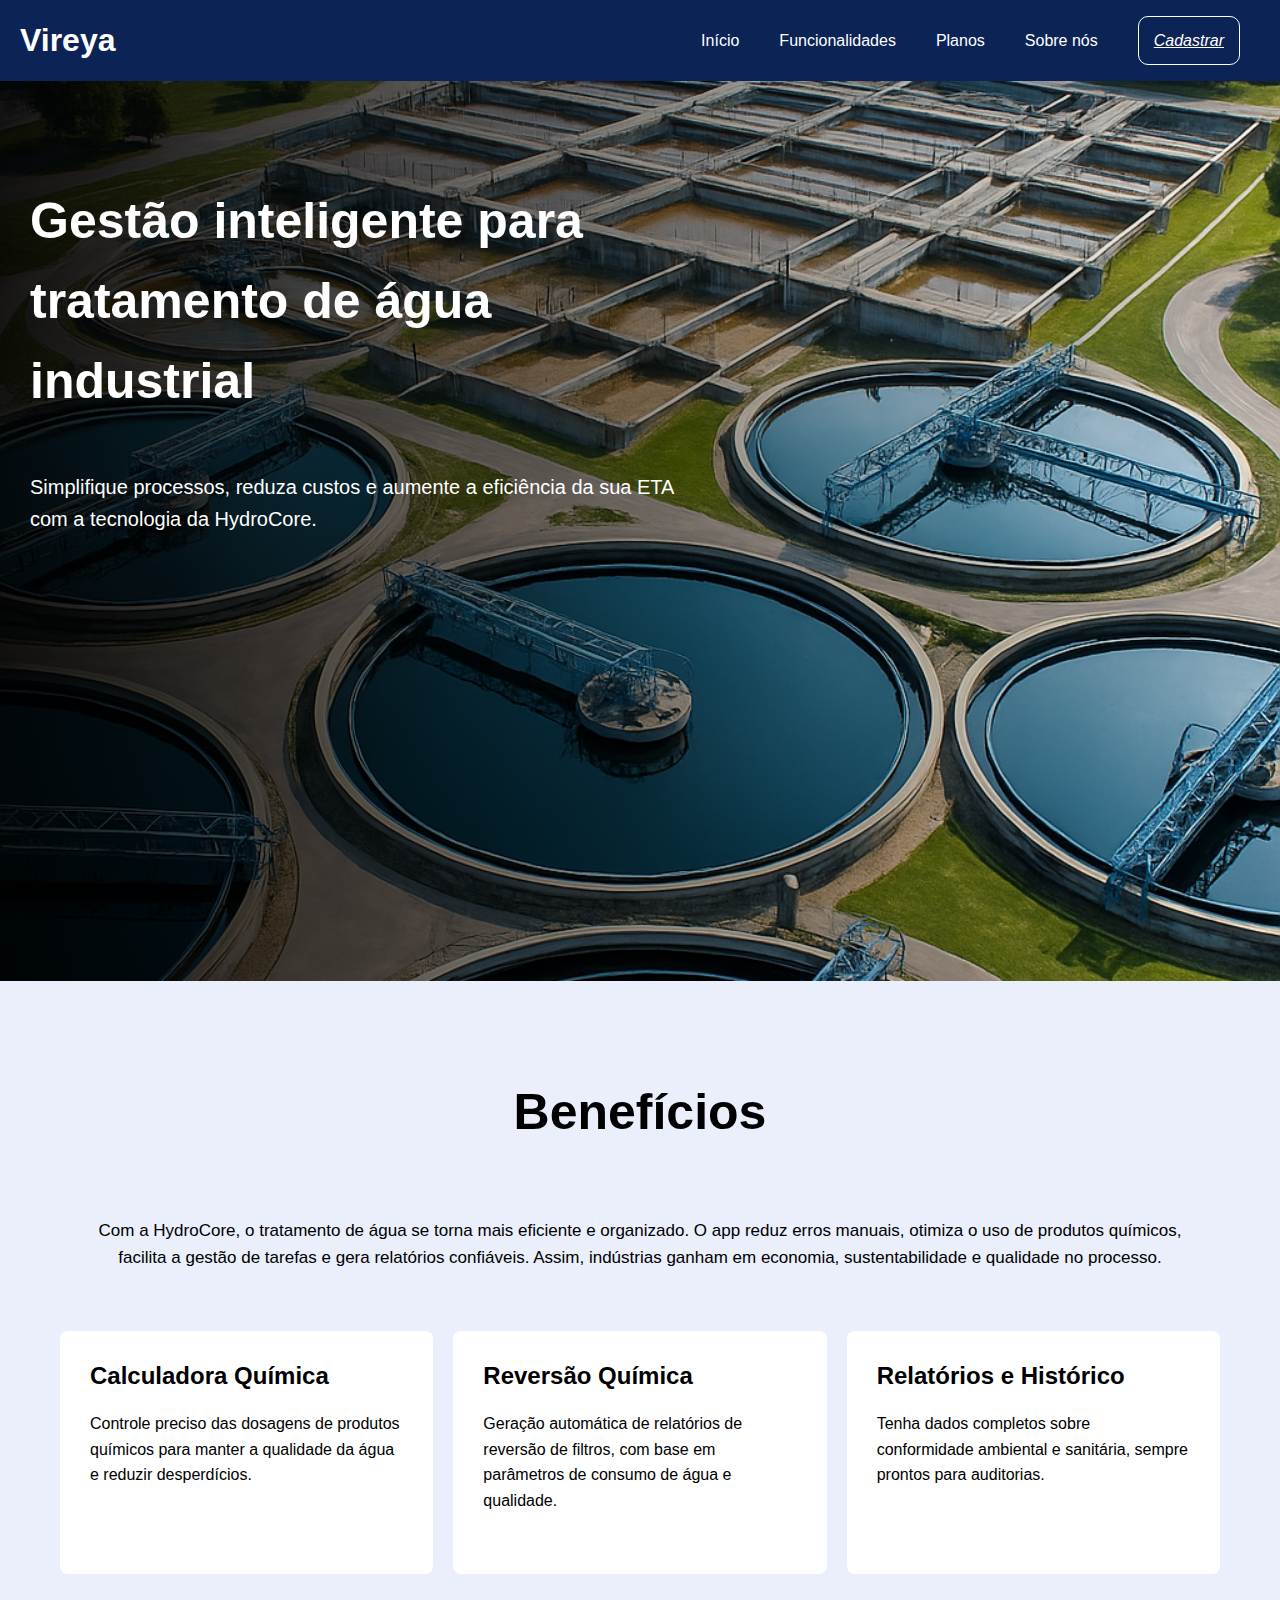
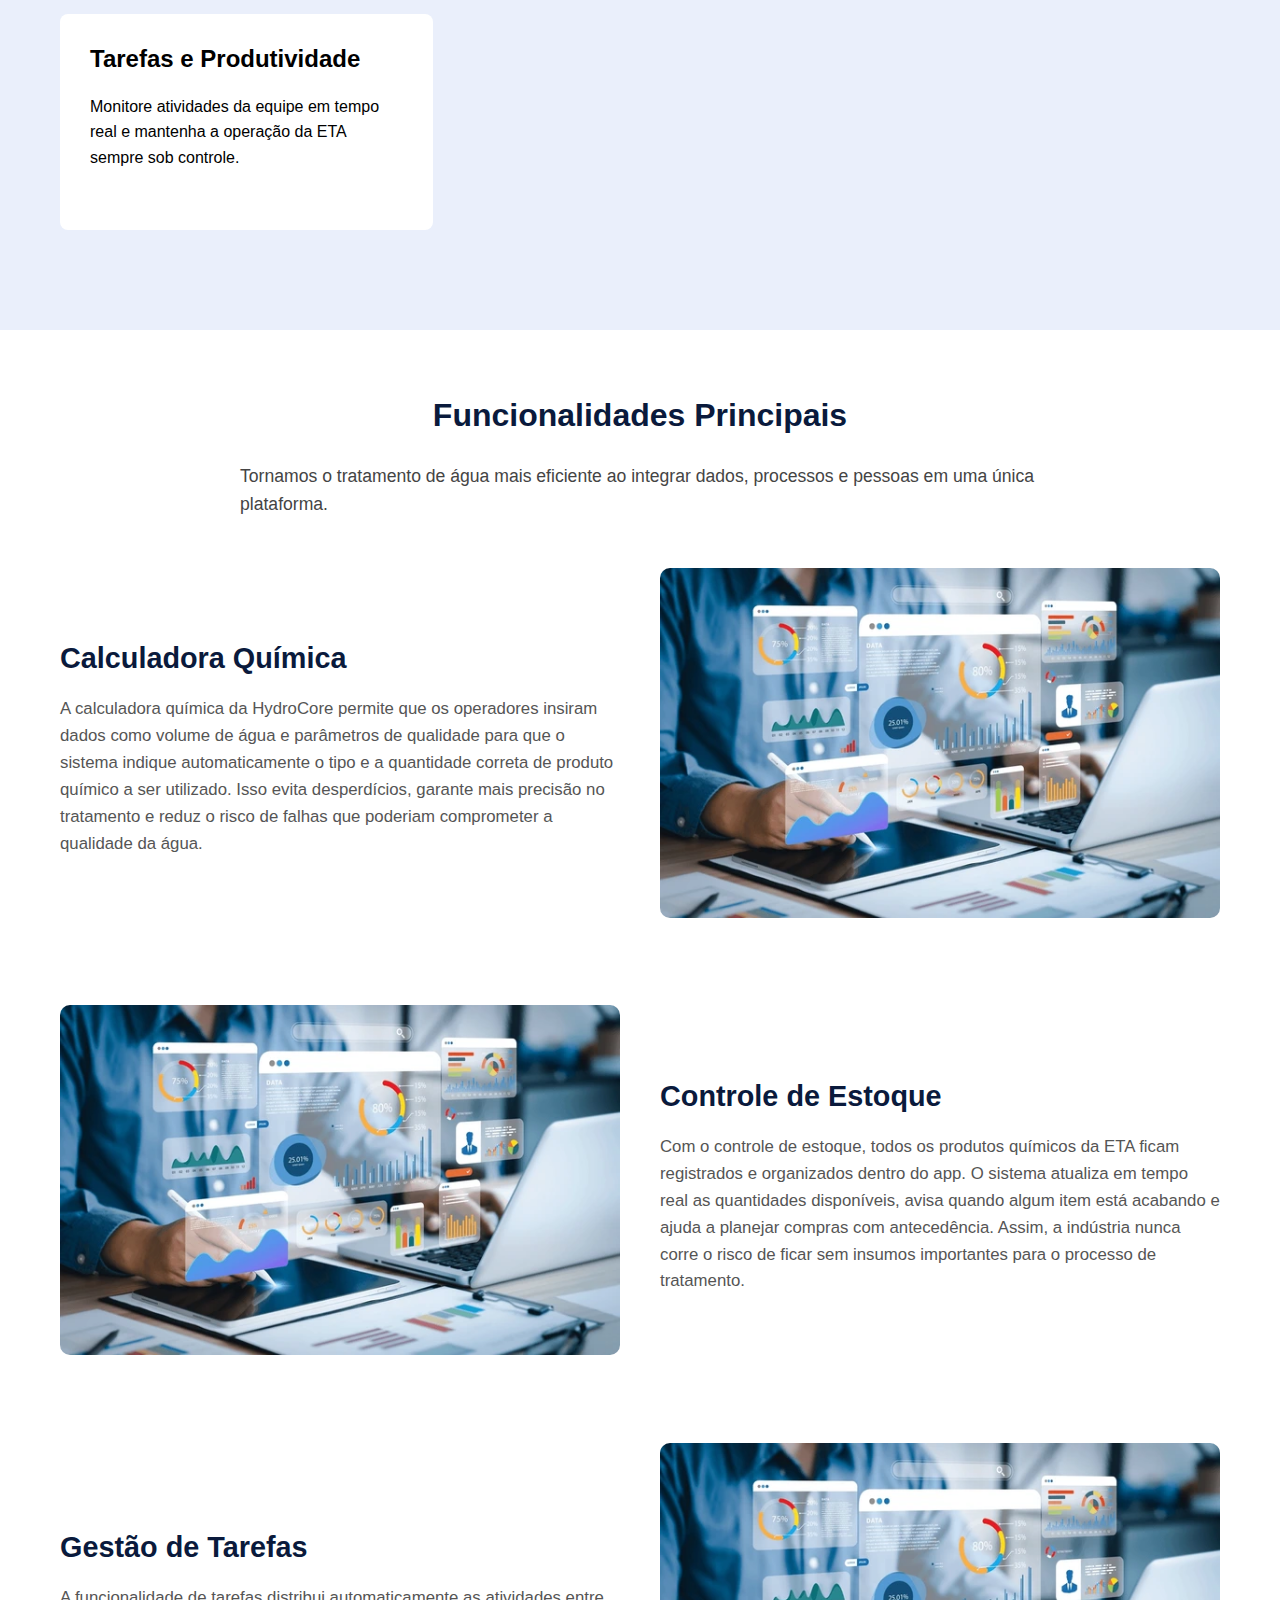
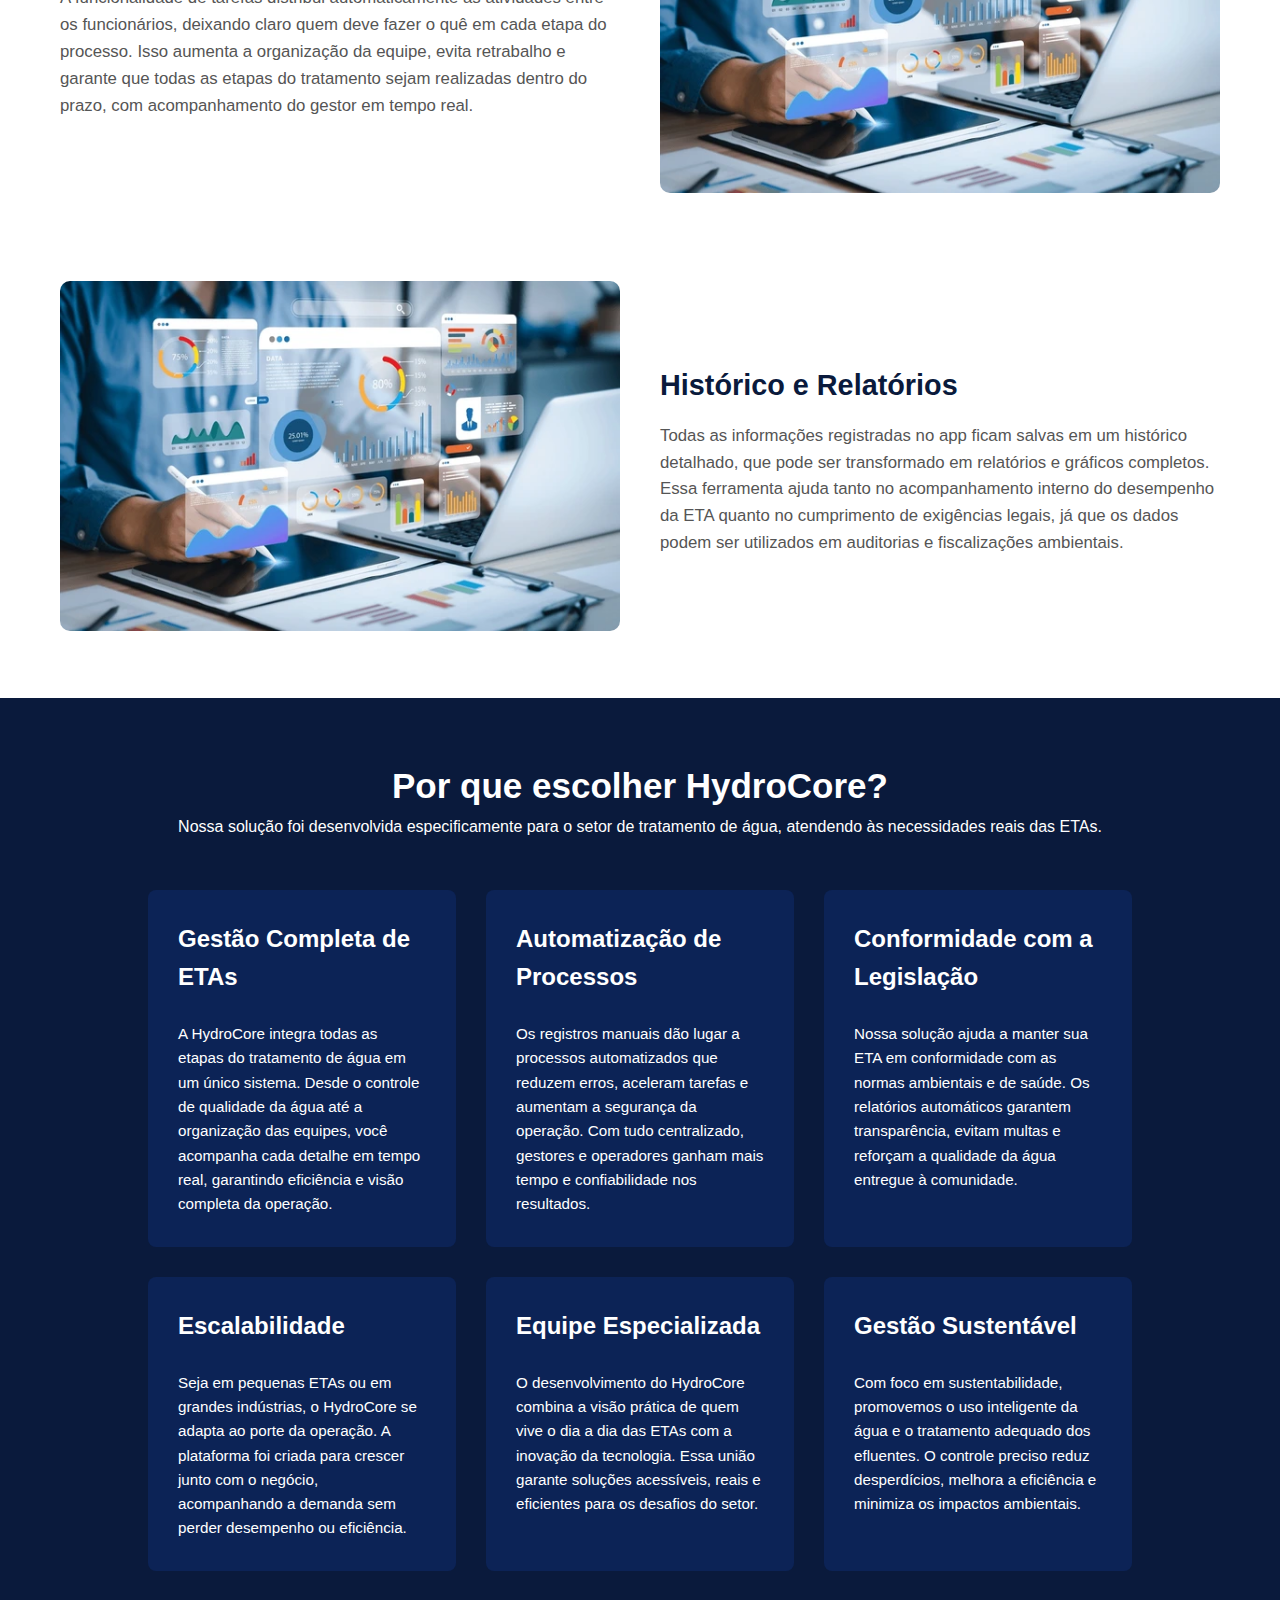
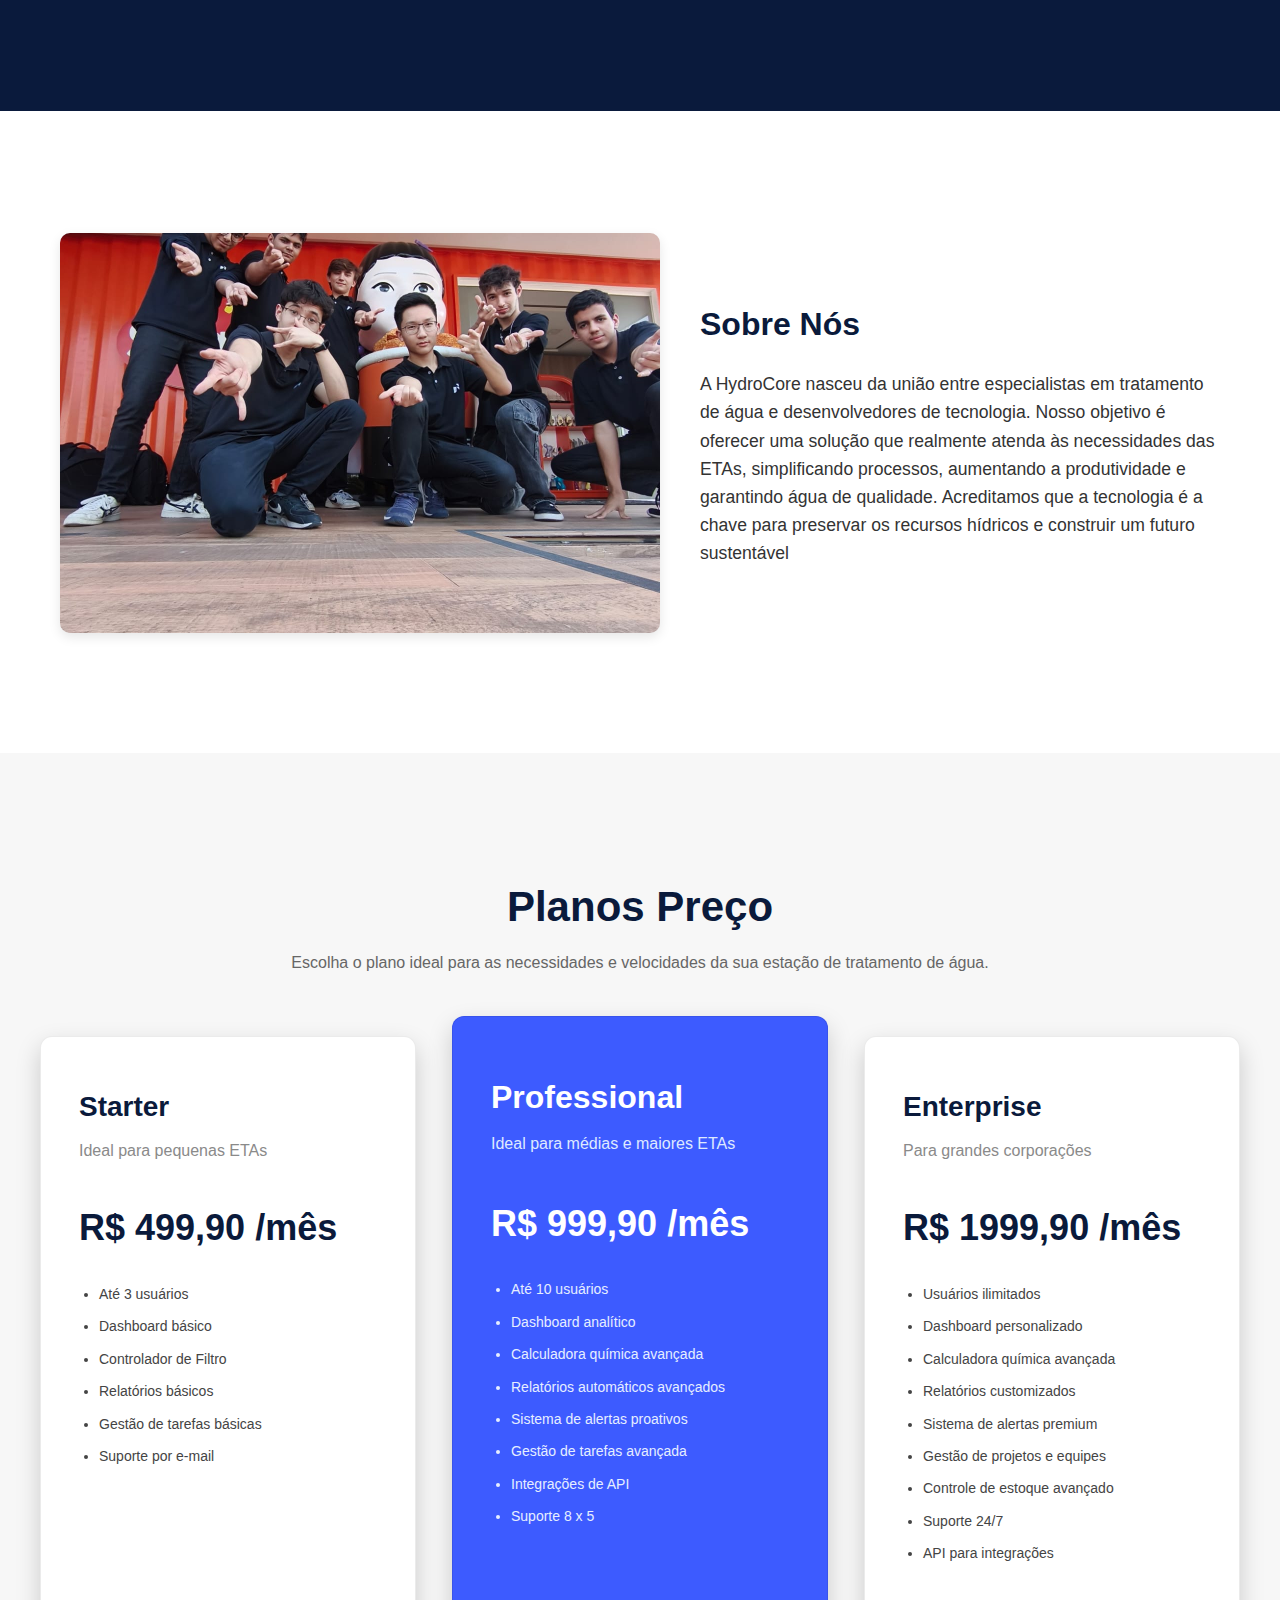
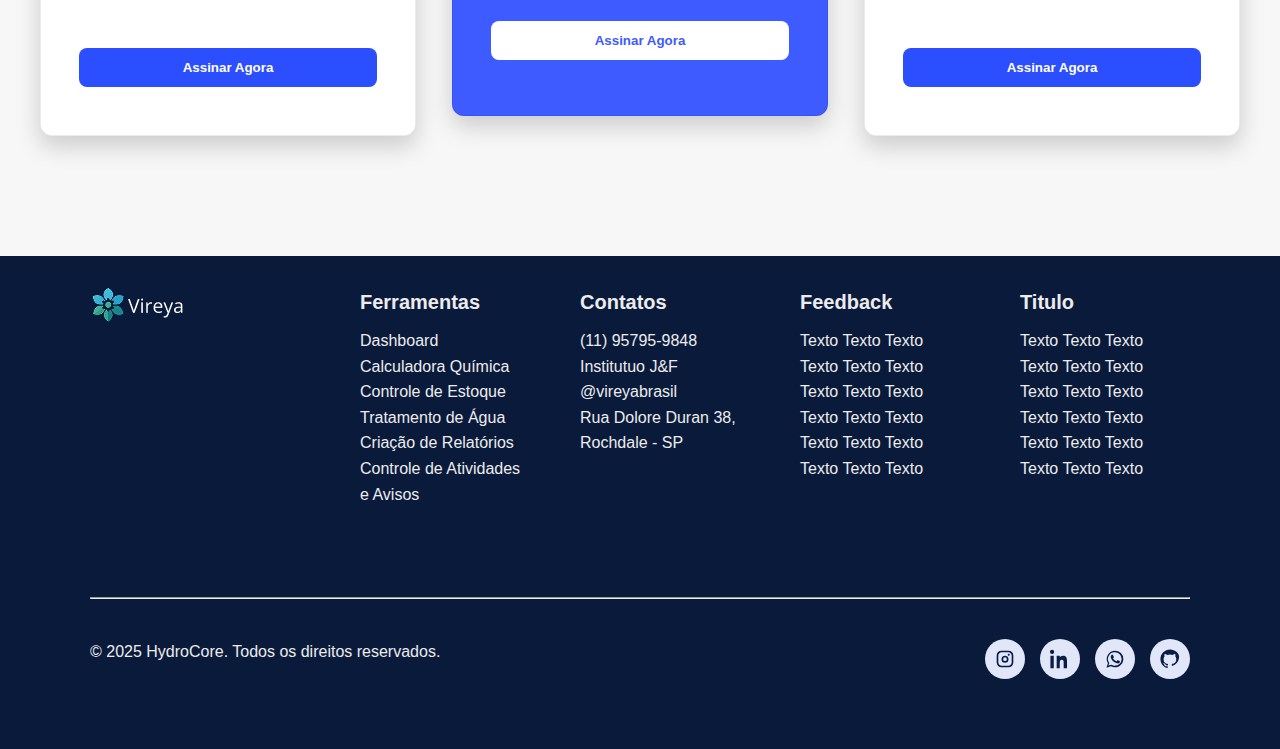
<file: index.html>
<!DOCTYPE html>
<html lang="pt-br">

<head>
    <meta charset="UTF-8">
    <meta name="viewport" content="width=device-width, initial-scale=1.0">
    <title>Vireya | HydroCore</title>
    <link rel="stylesheet" href="assets/css/style.css">
</head>

<body>
    <header>
        <div class="title-logo">
            <h1>Vireya</h1>
        </div>
        <div class="topics-head" id="menu">
            <nav>
                <ul>
                    <li><a href="#">Início</a></li>
                    <li><a href="#funcionalidades">Funcionalidades</a></li>
                    <li><a href="#planos">Planos</a></li>
                    <li><a href="#sobrenos-content">Sobre nós</a></li>
                    <li><a id="bottom-cadastro" href="#">Cadastrar</a></li>
                </ul>
            </nav>
        </div>
        <button id="btn-hamb">☰</button>
    </header>
    <main>
        <div class="frame-img">
            <div id="introducao">
                <div class="container-block">
                    <h2>Gestão inteligente para tratamento de água industrial</h2>
                    <p>Simplifique processos, reduza custos e aumente a eficiência da sua ETA com a tecnologia da
                        HydroCore.</p>
                </div>
            </div>
        </div>


        <div id="beneficios">
            <h2>Benefícios</h2>
            <p id="text-expln">Com a HydroCore, o tratamento de água se torna mais eficiente e organizado. O app reduz
                erros manuais, otimiza o uso de produtos químicos, <br>
                facilita a gestão de tarefas e gera relatórios confiáveis. Assim, indústrias ganham em economia,
                sustentabilidade e qualidade no processo.</p>
            <div class="container-beneficios">
                <div class="container-caixa">
                    <h3>Calculadora Química</h3>
                    <p>Controle preciso das dosagens de produtos químicos para manter a qualidade da água e reduzir
                        desperdícios.</p>
                </div>
                <div class="container-caixa">
                    <h3>Reversão Química</h3>
                    <p>Geração automática de relatórios de reversão de filtros, com base em parâmetros de consumo de
                        água e qualidade.</p>
                </div>
                <div class="container-caixa">
                    <h3>Relatórios e Histórico</h3>
                    <p>Tenha dados completos sobre conformidade ambiental e sanitária, sempre prontos para auditorias.
                    </p>
                </div>
                <div class="container-caixa">
                    <h3>Tarefas e Produtividade</h3>
                    <p>Monitore atividades da equipe em tempo real e mantenha a operação da ETA sempre sob controle.</p>
                </div>
            </div>
        </div>

        <div id="funcionalidades">
            <h2 id="funcionalidade-title">Funcionalidades Principais</h2>
            <p id="funcionalidade-sub">Tornamos o tratamento de água mais eficiente ao integrar dados, processos e
                pessoas em uma única plataforma.</p>
            <div class="container-funcoes">
                <div class="linha-img-dir">
                    <div id="infos">
                        <h2>Calculadora Química</h2>
                        <p>A calculadora química da HydroCore permite que os operadores insiram dados como volume de
                            água e parâmetros de qualidade
                            para que o sistema indique automaticamente o tipo e a quantidade correta de produto químico
                            a ser utilizado. Isso evita desperdícios,
                            garante mais precisão no tratamento e reduz o risco de falhas que poderiam comprometer a
                            qualidade da água.</p>
                    </div>
                    <div id="img">
                        <img src="assets/imgs/analyst-uses-computer-dashboard-data-600nw-2285412737.webp" alt="">
                    </div>
                </div>
                <div class="linha-img reverse">
                    <div id="infos">
                        <h2>Controle de Estoque</h2>
                        <p>Com o controle de estoque, todos os produtos químicos da ETA ficam registrados e organizados
                            dentro do app.
                            O sistema atualiza em tempo real as quantidades disponíveis, avisa quando algum item está
                            acabando e ajuda a planejar compras com antecedência.
                            Assim, a indústria nunca corre o risco de ficar sem insumos importantes para o processo de
                            tratamento.</p>
                    </div>
                    <div id="img">
                        <img src="assets/imgs/analyst-uses-computer-dashboard-data-600nw-2285412737.webp" alt="">
                    </div>
                </div>
                <div class="linha-img-dir">
                    <div id="infos">
                        <h2>Gestão de Tarefas</h2>
                        <p>A funcionalidade de tarefas distribui automaticamente as atividades entre os funcionários,
                            deixando claro quem deve fazer o quê em cada etapa do processo.
                            Isso aumenta a organização da equipe, evita retrabalho e garante que todas as etapas do
                            tratamento sejam realizadas dentro do prazo, com acompanhamento do gestor em tempo real.</p>
                    </div>
                    <div id="img">
                        <img src="assets/imgs/analyst-uses-computer-dashboard-data-600nw-2285412737.webp" alt="">
                    </div>
                </div>
                <div class="linha-img reverse">
                    <div id="infos">
                        <h2>Histórico e Relatórios</h2>
                        <p>Todas as informações registradas no app ficam salvas em um histórico detalhado, que pode ser
                            transformado em relatórios e gráficos completos.
                            Essa ferramenta ajuda tanto no acompanhamento interno do desempenho da ETA quanto no
                            cumprimento de exigências legais,
                            já que os dados podem ser utilizados em auditorias e fiscalizações ambientais.</p>
                    </div>
                    <div id="img">
                        <img src="assets/imgs/analyst-uses-computer-dashboard-data-600nw-2285412737.webp" alt="">
                    </div>
                </div>
            </div>
        </div>

        <section id="porque-section">
            <div id="porque">
                <h2>Por que escolher HydroCore?</h2>
                <p>Nossa solução foi desenvolvida especificamente para o setor de tratamento de água, atendendo às
                    necessidades reais das ETAs.</p>
                <div class="grid-porques">
                    <div class="block-porque">
                        <h3>Gestão Completa de ETAs</h3>
                        <br>
                        <p>A HydroCore integra todas as etapas do tratamento de água em um único sistema. Desde o
                            controle de qualidade da água até a organização das equipes, você acompanha cada detalhe em
                            tempo real, garantindo eficiência e visão completa da operação.</p>
                    </div>
                    <div class="block-porque">
                        <h3>Automatização de Processos</h3>
                        <br>
                        <p>Os registros manuais dão lugar a processos automatizados que reduzem erros, aceleram tarefas
                            e aumentam a segurança da operação. Com tudo centralizado, gestores e operadores ganham mais
                            tempo e confiabilidade nos resultados.</p>
                    </div>
                    <div class="block-porque">
                        <h3>Conformidade com a Legislação</h3>
                        <br>
                        <p>Nossa solução ajuda a manter sua ETA em conformidade com as normas ambientais e de saúde. Os
                            relatórios automáticos garantem transparência, evitam multas e reforçam a qualidade da água
                            entregue à comunidade.</p>
                    </div>
                    <div class="block-porque">
                        <h3>Escalabilidade</h3>
                        <br>
                        <p>Seja em pequenas ETAs ou em grandes indústrias, o HydroCore se adapta ao porte da operação. A
                            plataforma foi criada para crescer junto com o negócio, acompanhando a demanda sem perder
                            desempenho ou eficiência.</p>
                    </div>
                    <div class="block-porque">
                        <h3>Equipe Especializada</h3>
                        <br>
                        <p>O desenvolvimento do HydroCore combina a visão prática de quem vive o dia a dia das ETAs com
                            a inovação da tecnologia. Essa união garante soluções acessíveis, reais e eficientes para os
                            desafios do setor.</p>
                    </div>
                    <div class="block-porque">
                        <h3>Gestão Sustentável</h3>
                        <br>
                        <p>Com foco em sustentabilidade, promovemos o uso inteligente da água e o tratamento adequado
                            dos efluentes. O controle preciso reduz desperdícios, melhora a eficiência e minimiza os
                            impactos ambientais.</p>
                    </div>
                </div>
            </div>
        </section>


        <div id="sobre-nos">
            <img id="img-nos" src="assets/imgs/Imagem do WhatsApp de 2025-09-05 à(s) 16.04.10_f34500b8.jpg" alt="">
            <div class="sobrenos-content">
                <h2>Sobre Nós</h2>
                <p>A HydroCore nasceu da união entre especialistas em tratamento de água e desenvolvedores de
                    tecnologia. Nosso objetivo é oferecer uma solução que realmente atenda às necessidades das ETAs,
                    simplificando processos, aumentando a produtividade e garantindo água de qualidade. Acreditamos que
                    a tecnologia é a chave para preservar os recursos hídricos e construir um futuro sustentável</p>
            </div>
        </div>

        <div id="planos">
            <div class="container-planos">
                <h2>Planos Preço</h2>
                <p>Escolha o plano ideal para as necessidades e velocidades da sua estação de tratamento de água.</p>
                <div class="grid-planos">
                    <div class="card-assinar">
                        <h3>Starter</h3>
                        <p>Ideal para pequenas ETAs</p>
                        <p id="preco">R$ 499,90 /mês</p>
                        <ul>
                            <li>Até 3 usuários</li>
                            <li>Dashboard básico</li>
                            <li>Controlador de Filtro</li>
                            <li>Relatórios básicos</li>
                            <li>Gestão de tarefas básicas</li>
                            <li>Suporte por e-mail</li>
                        </ul>
                        <button>Assinar Agora</button>
                        
                    </div>
                    <div class="card-assinar-highlit">
                        <h3>Professional</h3>
                        <p>Ideal para médias e maiores ETAs</p>
                        <p id="preco">R$ 999,90 /mês</p>
                        <ul>
                            <li>Até 10 usuários</li>
                            <li>Dashboard analítico</li>
                            <li>Calculadora química avançada</li>
                            <li>Relatórios automáticos avançados</li>
                            <li>Sistema de alertas proativos</li>
                            <li>Gestão de tarefas avançada</li>
                            <li>Integrações de API</li>
                            <li>Suporte 8 x 5 </li>
                        </ul>
                        <button>Assinar Agora</button>
                    </div>

                    <div class="card-assinar">
                        <h3>Enterprise</h3>
                        <p>Para grandes corporações</p>
                        <p id="preco">R$ 1999,90 /mês</p>
                        <ul>
                            <li>Usuários ilimitados</li>
                            <li>Dashboard personalizado</li>
                            <li>Calculadora química avançada</li>
                            <li>Relatórios customizados</li>
                            <li>Sistema de alertas premium</li>
                            <li>Gestão de projetos e equipes</li>
                            <li>Controle de estoque avançado</li>
                            <li>Suporte 24/7</li>
                            <li>API para integrações</li>
                        </ul>
                        <button>Assinar Agora</button>
                    </div>
                </div>
            </div>
        </div>

    </main>


    <footer>
        <div class="grid-footer">
            <div class="links-grid">
                <img id="img-foot" src="assets/imgs/Group 1.png" alt="">
                <nav id="nav-footer">
                    <p id="title-points">Ferramentas</p>
                    <ul>
                        <li>Dashboard</li>
                        <li>Calculadora Química</li>
                        <li>Controle de Estoque</li>
                        <li>Tratamento de Água</li>
                        <li>Criação de Relatórios</li>
                        <li>Controle de Atividades e Avisos</li>
                    </ul>
                </nav>
                <nav id="nav-footer">
                    <p id="title-points">Contatos</p>
                    <ul>
                        <li>(11) 95795-9848</li>
                        <li>Institutuo J&F</li>
                        <li>@vireyabrasil</li>
                        <li>Rua Dolore Duran 38, Rochdale - SP</li>
                    </ul>
                </nav>
                <nav id="nav-footer">
                    <p id="title-points">Feedback</p>
                    <ul>
                        <li>Texto Texto Texto</li>
                        <li>Texto Texto Texto</li>
                        <li>Texto Texto Texto</li>
                        <li>Texto Texto Texto</li>
                        <li>Texto Texto Texto</li>
                        <li>Texto Texto Texto</li>
                    </ul>
                </nav>
                <nav id="nav-footer">
                    <p id="title-points">Titulo</p>
                    <ul>
                        <li>Texto Texto Texto</li>
                        <li>Texto Texto Texto</li>
                        <li>Texto Texto Texto</li>
                        <li>Texto Texto Texto</li>
                        <li>Texto Texto Texto</li>
                        <li>Texto Texto Texto</li>
                    </ul>
                </nav>
            </div>
            <hr>
            <div class="rodape-footer">
                <div id="direitos-cont">
                    <p>© 2025 HydroCore. Todos os direitos reservados.</p>
                </div>
                <div id="icones-midias">
                    <div id="dist-icon">
                        <a href="https://instagram.com" id="icon" target="_blank" class="icon">
                            <svg xmlns="http://www.w3.org/2000/svg" viewBox="0 0 24 24">
                                <path
                                    d="M7.8 2h8.4A5.8 5.8 0 0 1 22 7.8v8.4A5.8 5.8 0 0 1 16.2 22H7.8A5.8 5.8 0 0 1 2 16.2V7.8A5.8 5.8 0 0 1 7.8 2Zm0 2C6 4 4 6 4 7.8v8.4C4 18 6 20 7.8 20h8.4c1.8 0 3.8-2 3.8-3.8V7.8C20 6 18 4 16.2 4H7.8Zm8.7 1.6a1.2 1.2 0 1 1 0 2.4 1.2 1.2 0 0 1 0-2.4Zm-4.5 2.4a4.2 4.2 0 1 1 0 8.4 4.2 4.2 0 0 1 0-8.4Zm0 2a2.2 2.2 0 1 0 0 4.4 2.2 2.2 0 0 0 0-4.4Z" />
                            </svg>
                        </a>
                    </div>

                    <!-- LinkedIn -->
                    <div id="dist-icon">
                        <a href="https://linkedin.com" id="icon" target="_blank" class="icon">
                            <svg xmlns="http://www.w3.org/2000/svg" viewBox="0 0 24 24">
                                <path
                                    d="M4.98 3.5c0 1.38-1.11 2.5-2.48 2.5A2.5 2.5 0 0 1 0 3.5C0 2.12 1.11 1 2.5 1S5 2.12 5 3.5zM.5 23h4V7.98h-4V23zM8 7.98h3.8v2.06h.05c.53-1 1.83-2.06 3.77-2.06 4.03 0 4.77 2.65 4.77 6.1V23h-4v-6.52c0-1.56-.03-3.57-2.17-3.57-2.18 0-2.51 1.7-2.51 3.46V23H8V7.98z" />
                            </svg>
                        </a>
                    </div>

                    <!-- WhatsApp -->
                    <div id="dist-icon">
                        <a href="https://wa.me/5511999999999" id="icon" target="_blank" class="icon">
                            <svg xmlns="http://www.w3.org/2000/svg" viewBox="0 0 24 24">
                                <path
                                    d="M17.47 14.3c-.27-.14-1.63-.8-1.88-.9-.25-.09-.43-.14-.62.14-.19.27-.71.9-.88 1.08-.16.18-.33.2-.6.07-.27-.14-1.14-.42-2.18-1.35-.8-.71-1.34-1.6-1.5-1.87-.16-.27-.02-.42.12-.55.12-.12.27-.33.41-.49.14-.16.18-.27.27-.45.09-.18.05-.34-.02-.48-.07-.14-.62-1.5-.85-2.05-.22-.53-.45-.46-.62-.47h-.53c-.18 0-.48.07-.73.34-.25.27-.96.94-.96 2.3 0 1.36.98 2.67 1.12 2.85.14.18 1.93 2.95 4.68 4.14.65.28 1.15.45 1.55.58.65.21 1.23.18 1.69.11.52-.08 1.63-.67 1.86-1.31.23-.64.23-1.19.16-1.31-.07-.12-.25-.2-.52-.34ZM12.01 2a9.95 9.95 0 0 0-8.5 15.1l-1.8 5.28 5.44-1.78a9.96 9.96 0 0 0 4.86 1.23h.01c5.5 0 9.97-4.47 9.98-9.96A9.95 9.95 0 0 0 12 2Zm0 18.2c-1.53 0-3.04-.41-4.36-1.18l-.31-.18-3.23 1.05 1.06-3.12-.2-.32A7.96 7.96 0 0 1 12 4.03a7.95 7.95 0 0 1 0 15.9Z" />
                            </svg>
                        </a>
                    </div>

                    <!-- GitHub -->
                    <div id="dist-icon">
                        <a href="https://github.com" target="_blank" id="icon" class="icon">
                            <svg xmlns="http://www.w3.org/2000/svg" viewBox="0 0 24 24">
                                <path
                                    d="M12 .5C5.7.5.5 5.7.5 12c0 5.1 3.3 9.4 7.9 10.9.6.1.8-.2.8-.5v-1.7c-3.2.7-3.9-1.5-3.9-1.5-.5-1.3-1.2-1.7-1.2-1.7-1-.7.1-.7.1-.7 1.1.1 1.7 1.2 1.7 1.2 1 .1.7 2.2 3.7 1.6v-1.6c-2.6-.3-5.3-1.3-5.3-6 0-1.3.5-2.3 1.2-3.2-.1-.3-.5-1.4.1-2.9 0 0 1-.3 3.3 1.2a11.5 11.5 0 0 1 6 0c2.3-1.5 3.3-1.2 3.3-1.2.6 1.5.2 2.6.1 2.9.8.9 1.2 1.9 1.2 3.2 0 4.7-2.7 5.7-5.3 6v1.7c0 .3.2.6.8.5 4.6-1.5 7.9-5.8 7.9-10.9C23.5 5.7 18.3.5 12 .5Z" />
                            </svg>
                        </a>
                    </div>
                </div>
            </div>

        </div>
    </footer>
</body>

</html>
<script>
    const btn = document.getElementById("btn-hamb");
    const menu = document.getElementById("menu");

    btn.addEventListener("click", () => {
        menu.classList.toggle("mostrar");
    });
</script>
</file>
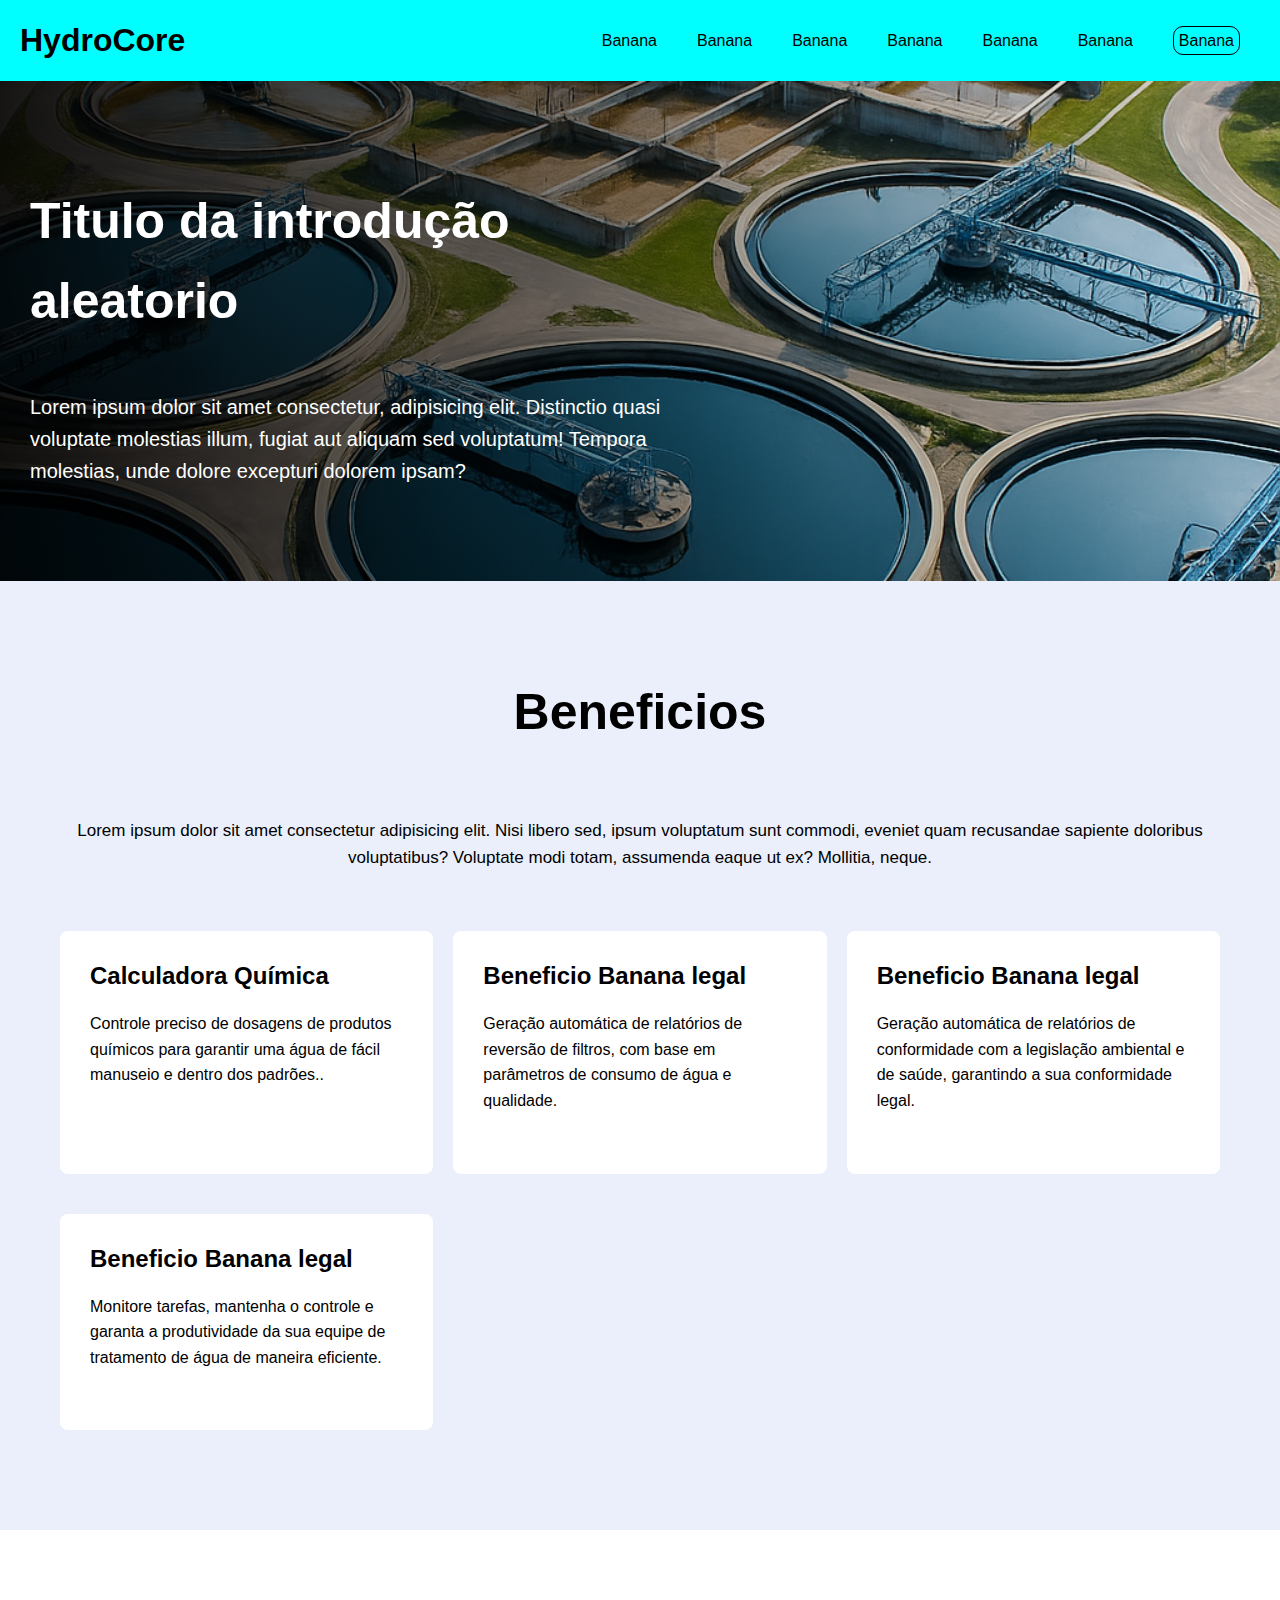
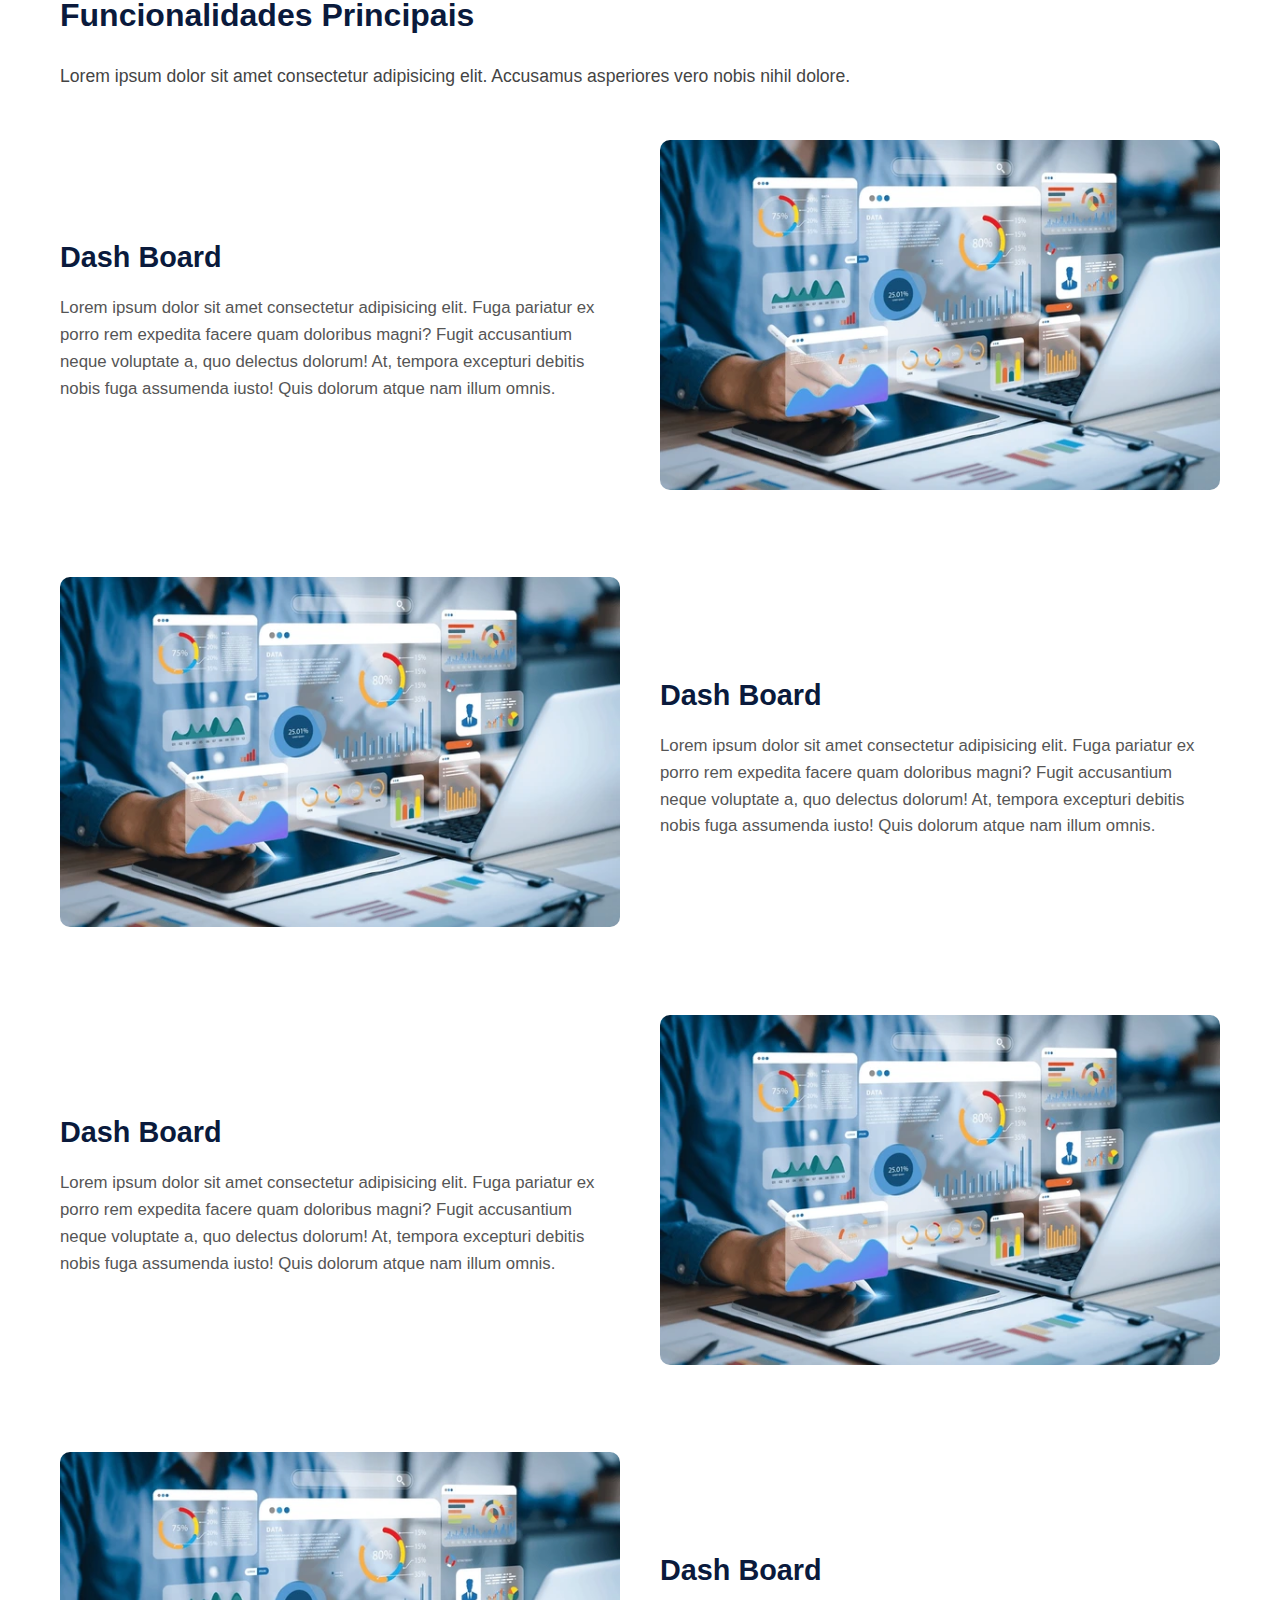
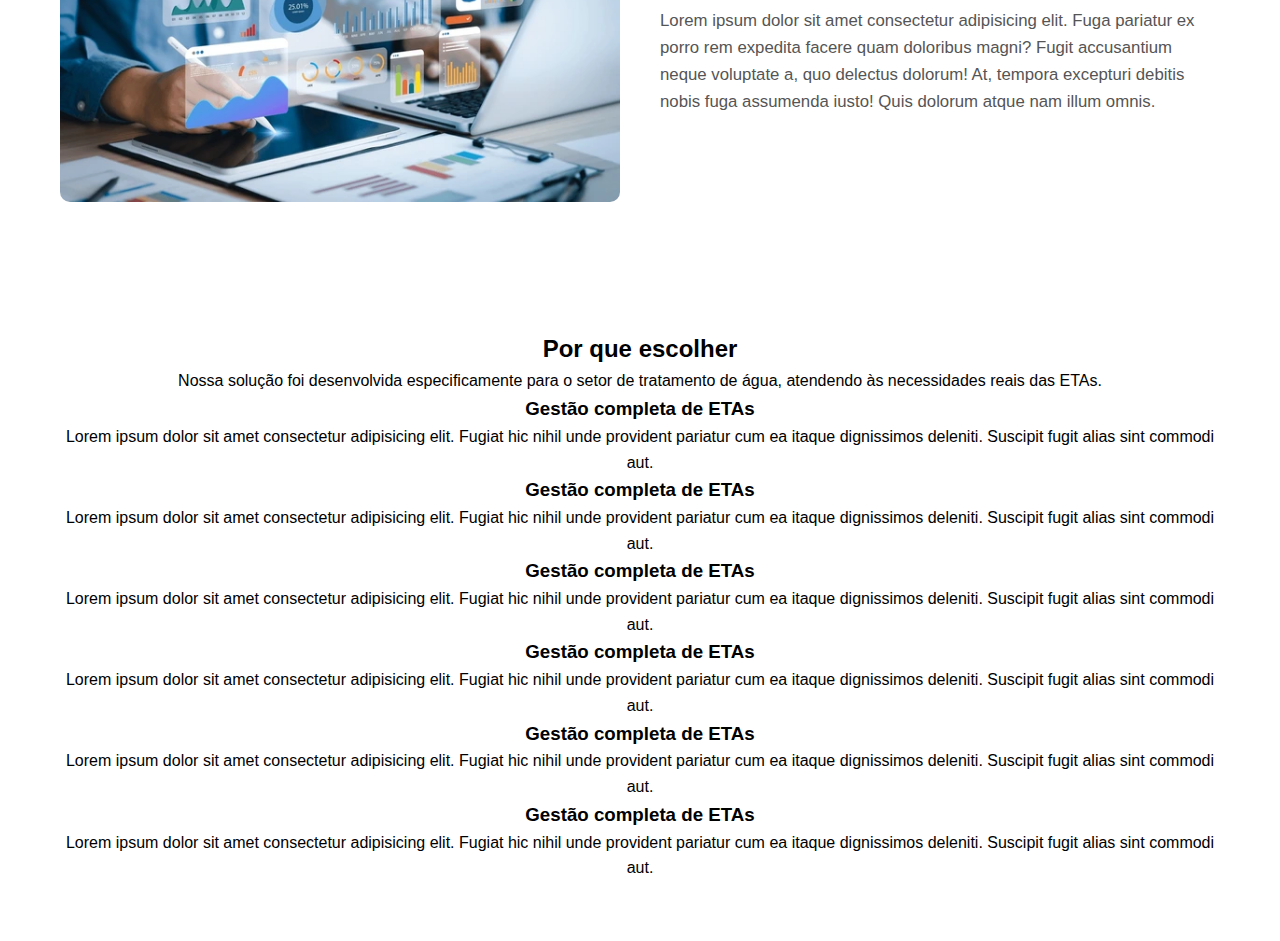
<file: ref-cod/index.html>
<!DOCTYPE html>
<html lang="en">
<head>
    <meta charset="UTF-8">
    <meta name="viewport" content="width=device-width, initial-scale=1.0">
    <title>Document</title>
    <link rel="stylesheet" href="style.css">
</head>
<body>
    <header>
            <div class="title-logo">
                <h1>HydroCore</h1>
            </div>
            <div class="topics-head">
                <nav>
                    <ul>
                        <li><a href="#">Banana</a></li>
                        <li><a href="#">Banana</a></li>
                        <li><a href="#">Banana</a></li>
                        <li><a href="#">Banana</a></li>
                        <li><a href="#">Banana</a></li>
                        <li><a href="#">Banana</a></li>
                        <li><a id="bottom-cadastro" href="#">Banana</a></li>
                    </ul>
                </nav>
            </div>
    </header>
    <main>
        <div class="frame-img">
            <div id="introducao">
                <div class="container-block">
                    <h2>Titulo da introdução aleatorio</h2>
                    <p>Lorem ipsum dolor sit amet consectetur, adipisicing elit. Distinctio quasi voluptate molestias illum, fugiat aut aliquam sed voluptatum! Tempora molestias, unde dolore excepturi dolorem ipsam?</p>
                </div>
            </div>
        </div>


        <div id="beneficios">
            <h2>Beneficios</h2>
            <p id="text-expln">Lorem ipsum dolor sit amet consectetur adipisicing elit. Nisi libero sed, ipsum voluptatum sunt commodi, eveniet quam recusandae sapiente doloribus voluptatibus? Voluptate modi totam, assumenda eaque ut ex? Mollitia, neque.</p>
            <div class="container-beneficios">
                <div class="container-caixa">
                    <h3>Calculadora Química</h3>
                    <p>Controle preciso de dosagens de produtos químicos para garantir uma água de fácil manuseio e
                        dentro dos padrões..</p>
                </div>
                <div class="container-caixa">
                    <h3>Beneficio Banana legal</h3>
                    <p>Geração automática de relatórios de reversão de filtros, com base em parâmetros de consumo de
                        água e qualidade.</p>
                </div>
                <div class="container-caixa">
                    <h3>Beneficio Banana legal</h3>
                    <p>Geração automática de relatórios de conformidade com a legislação ambiental e de saúde,
                        garantindo a sua conformidade legal.</p>
                </div>
                <div class="container-caixa">
                    <h3>Beneficio Banana legal</h3>
                    <p>Monitore tarefas, mantenha o controle e garanta a produtividade da sua equipe de tratamento de
                        água de maneira eficiente.</p>
                </div>
            </div>
        </div>

        <div id="funcionalidades">
            <h2>Funcionalidades Principais</h2>
            <p>Lorem ipsum dolor sit amet consectetur adipisicing elit. Accusamus asperiores vero nobis nihil dolore.</p>
            <div class="container-funcoes">
                <div class="linha-img-dir">
                    <div id="infos">
                        <h2>Dash Board</h2>
                        <p>Lorem ipsum dolor sit amet consectetur adipisicing elit. Fuga pariatur ex porro rem expedita facere quam doloribus magni? Fugit accusantium neque voluptate a, quo delectus dolorum! At, tempora excepturi debitis nobis fuga assumenda iusto! Quis dolorum atque nam illum omnis.</p>
                    </div>
                    <div id="img">
                        <img src="imgs/analyst-uses-computer-dashboard-data-600nw-2285412737.webp" alt="">
                    </div>
                </div>
                <div class="linha-img reverse">
                    <div id="infos">
                        <h2>Dash Board</h2>
                        <p>Lorem ipsum dolor sit amet consectetur adipisicing elit. Fuga pariatur ex porro rem expedita facere quam doloribus magni? Fugit accusantium neque voluptate a, quo delectus dolorum! At, tempora excepturi debitis nobis fuga assumenda iusto! Quis dolorum atque nam illum omnis.</p>
                    </div>
                    <div id="img">
                        <img src="imgs/analyst-uses-computer-dashboard-data-600nw-2285412737.webp" alt="">
                    </div>
                </div>
                <div class="linha-img-dir">
                    <div id="infos">
                        <h2>Dash Board</h2>
                        <p>Lorem ipsum dolor sit amet consectetur adipisicing elit. Fuga pariatur ex porro rem expedita facere quam doloribus magni? Fugit accusantium neque voluptate a, quo delectus dolorum! At, tempora excepturi debitis nobis fuga assumenda iusto! Quis dolorum atque nam illum omnis.</p>
                    </div>
                    <div id="img">
                        <img src="imgs/analyst-uses-computer-dashboard-data-600nw-2285412737.webp" alt="">
                    </div>
                </div>
                <div class="linha-img reverse">
                    <div id="infos">
                        <h2>Dash Board</h2>
                        <p>Lorem ipsum dolor sit amet consectetur adipisicing elit. Fuga pariatur ex porro rem expedita facere quam doloribus magni? Fugit accusantium neque voluptate a, quo delectus dolorum! At, tempora excepturi debitis nobis fuga assumenda iusto! Quis dolorum atque nam illum omnis.</p>
                    </div>
                    <div id="img">
                        <img src="imgs/analyst-uses-computer-dashboard-data-600nw-2285412737.webp" alt="">
                    </div>
                </div>
            </div>
        </div>

        <div id="porque">
            <h2>Por que escolher</h2>
            <p>Nossa solução foi desenvolvida especificamente para o setor de tratamento de água, atendendo às necessidades reais das ETAs.</p>
            <div class="grid-porques">
                <div class="block-porque">
                    <h3>Gestão completa de ETAs</h3>
                    <p>Lorem ipsum dolor sit amet consectetur adipisicing elit. Fugiat hic nihil unde provident pariatur cum ea itaque dignissimos deleniti. Suscipit fugit alias sint commodi aut.</p>
                </div>
                <div class="block-porque">
                    <h3>Gestão completa de ETAs</h3>
                    <p>Lorem ipsum dolor sit amet consectetur adipisicing elit. Fugiat hic nihil unde provident pariatur cum ea itaque dignissimos deleniti. Suscipit fugit alias sint commodi aut.</p>
                </div>
                <div class="block-porque">
                    <h3>Gestão completa de ETAs</h3>
                    <p>Lorem ipsum dolor sit amet consectetur adipisicing elit. Fugiat hic nihil unde provident pariatur cum ea itaque dignissimos deleniti. Suscipit fugit alias sint commodi aut.</p>
                </div>
                <div class="block-porque">
                    <h3>Gestão completa de ETAs</h3>
                    <p>Lorem ipsum dolor sit amet consectetur adipisicing elit. Fugiat hic nihil unde provident pariatur cum ea itaque dignissimos deleniti. Suscipit fugit alias sint commodi aut.</p>
                </div>
                <div class="block-porque">
                    <h3>Gestão completa de ETAs</h3>
                    <p>Lorem ipsum dolor sit amet consectetur adipisicing elit. Fugiat hic nihil unde provident pariatur cum ea itaque dignissimos deleniti. Suscipit fugit alias sint commodi aut.</p>
                </div>
                <div class="block-porque">
                    <h3>Gestão completa de ETAs</h3>
                    <p>Lorem ipsum dolor sit amet consectetur adipisicing elit. Fugiat hic nihil unde provident pariatur cum ea itaque dignissimos deleniti. Suscipit fugit alias sint commodi aut.</p>
                </div>
            </div>
        </div>

    </main>
    <footer>

    </footer>
</body>
</html>
</file>
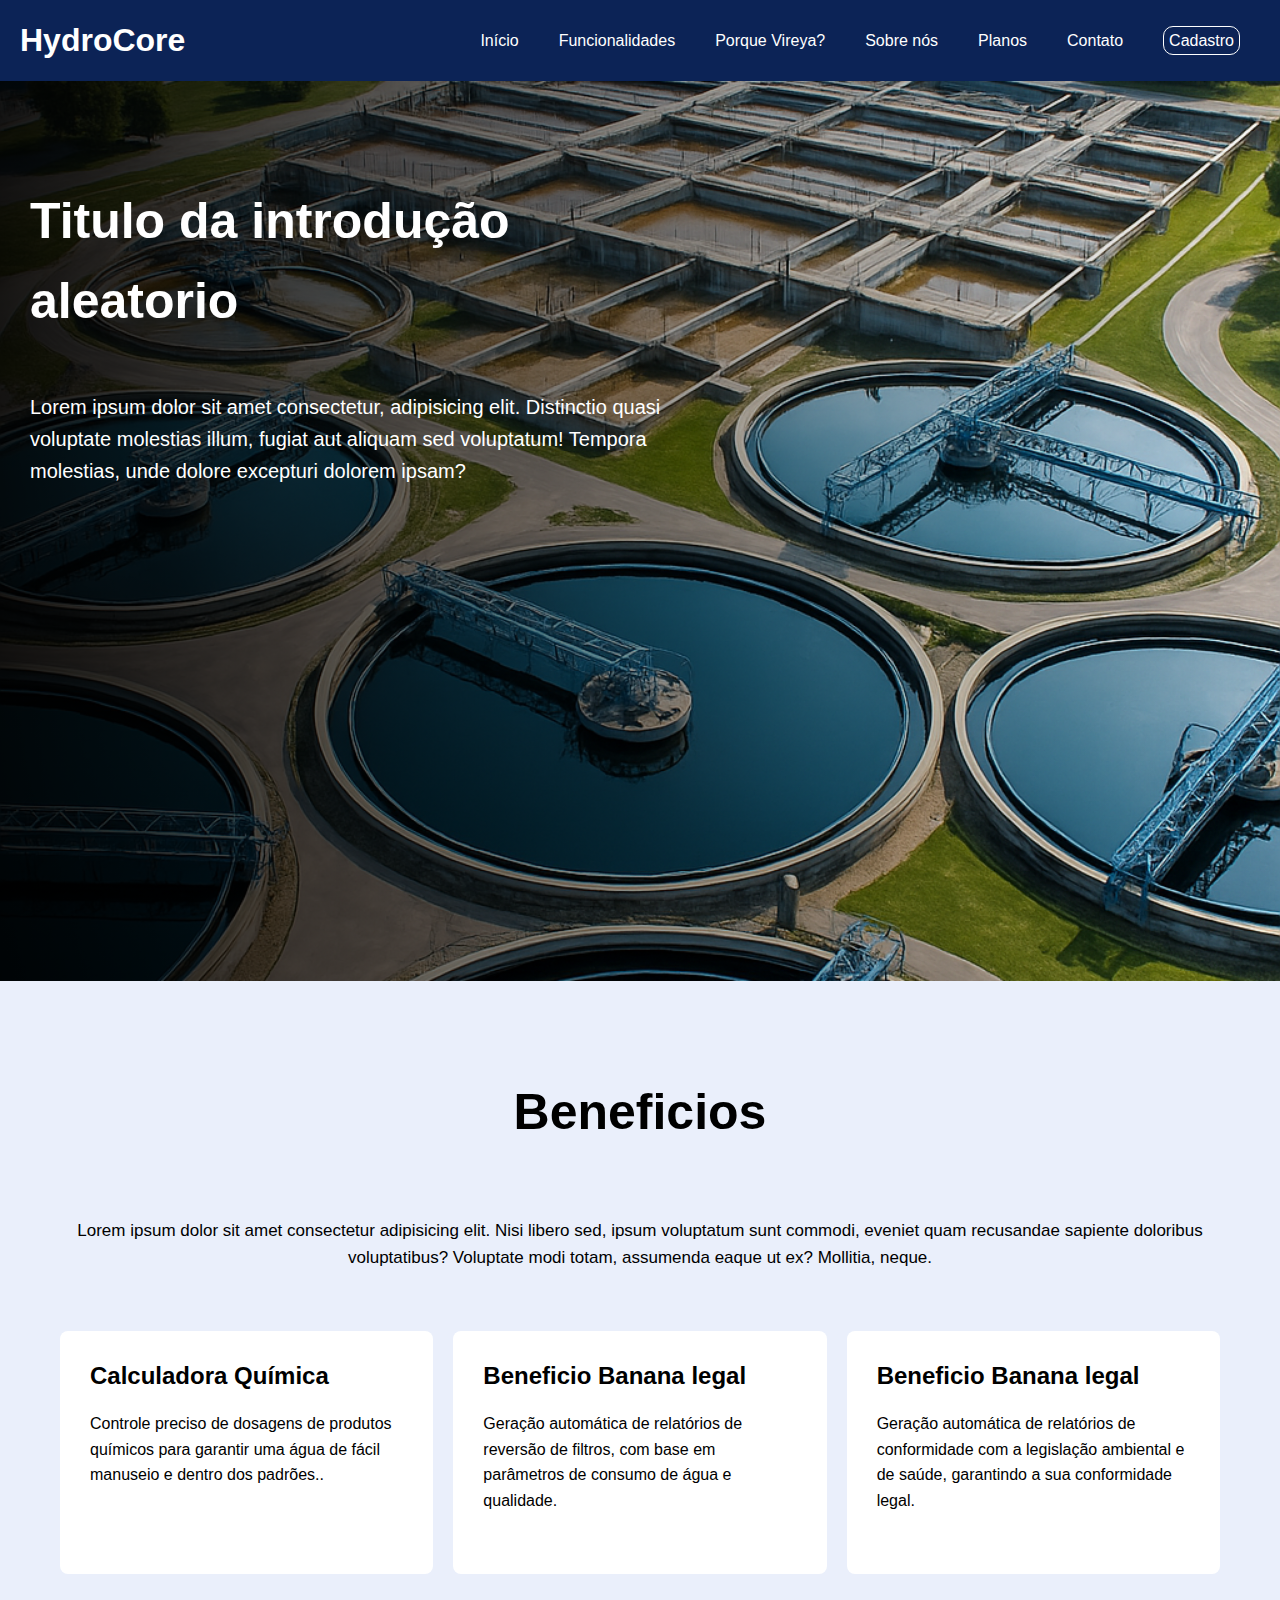
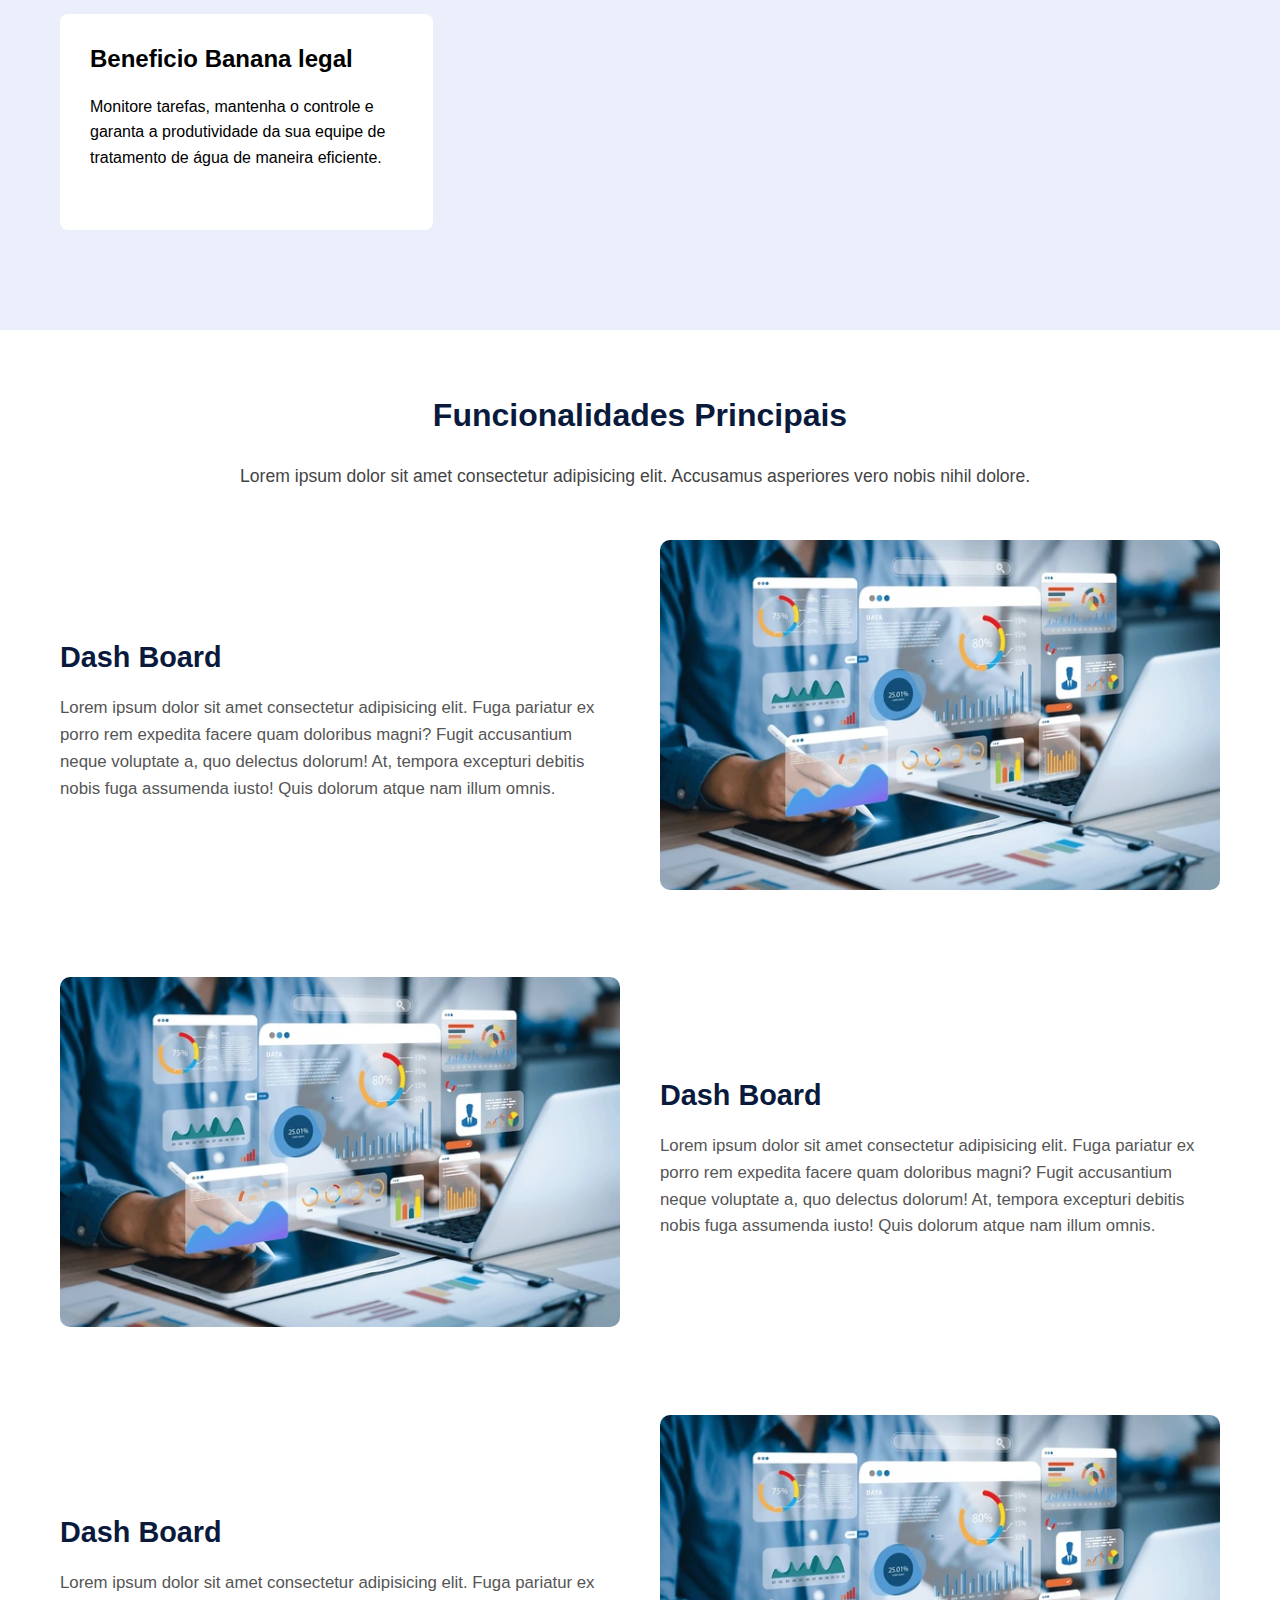
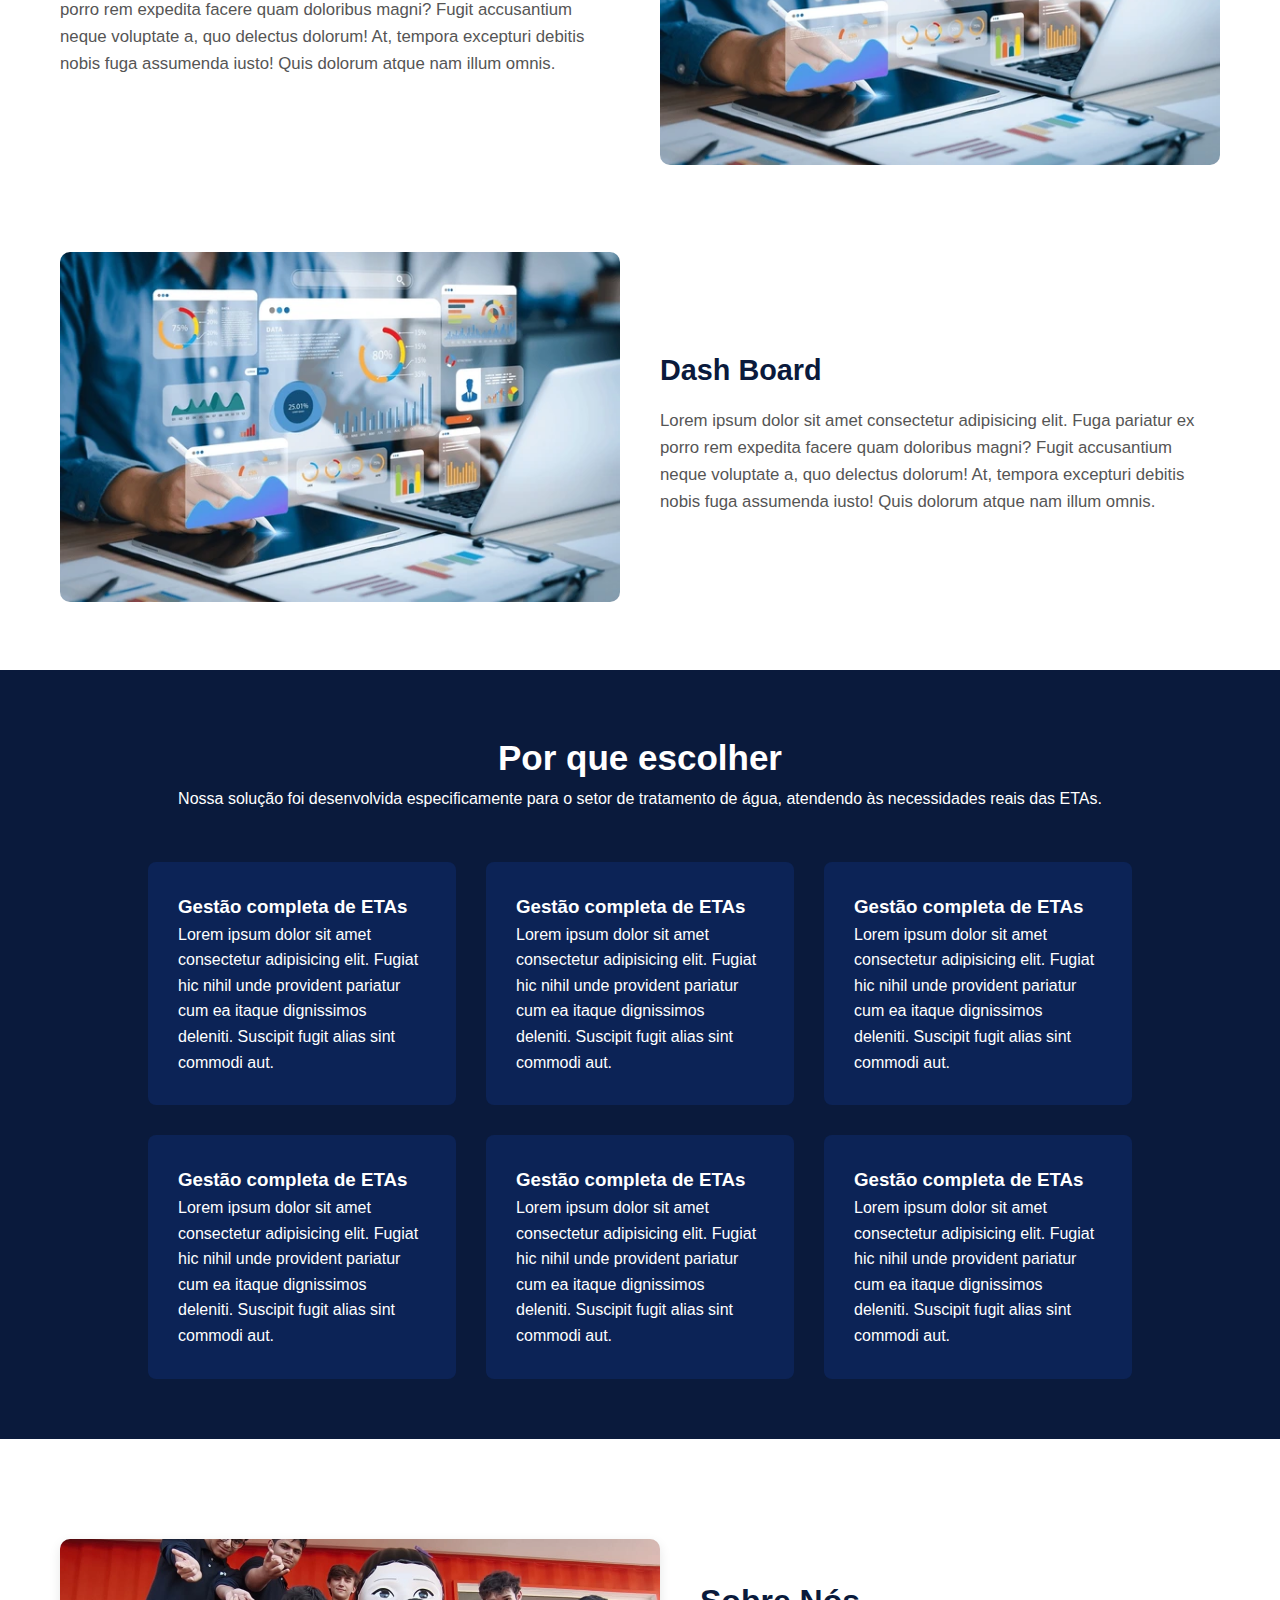
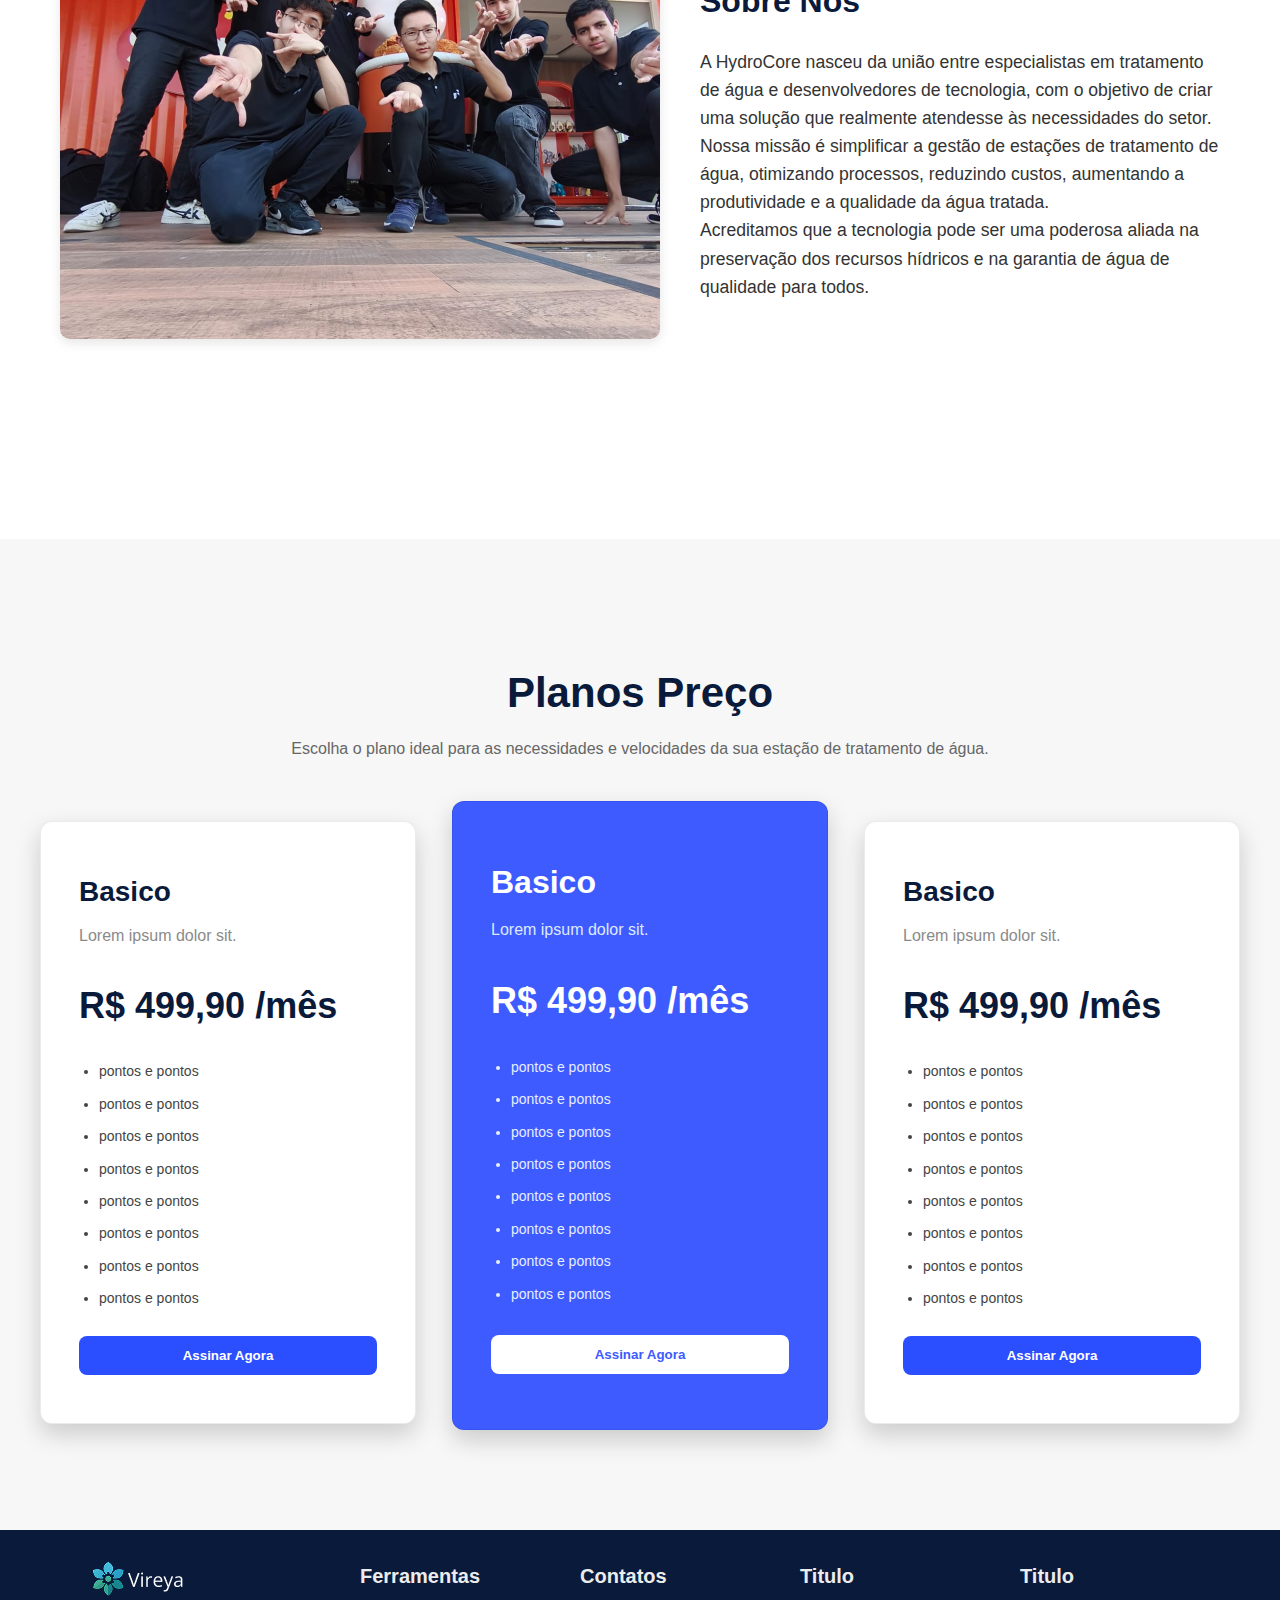
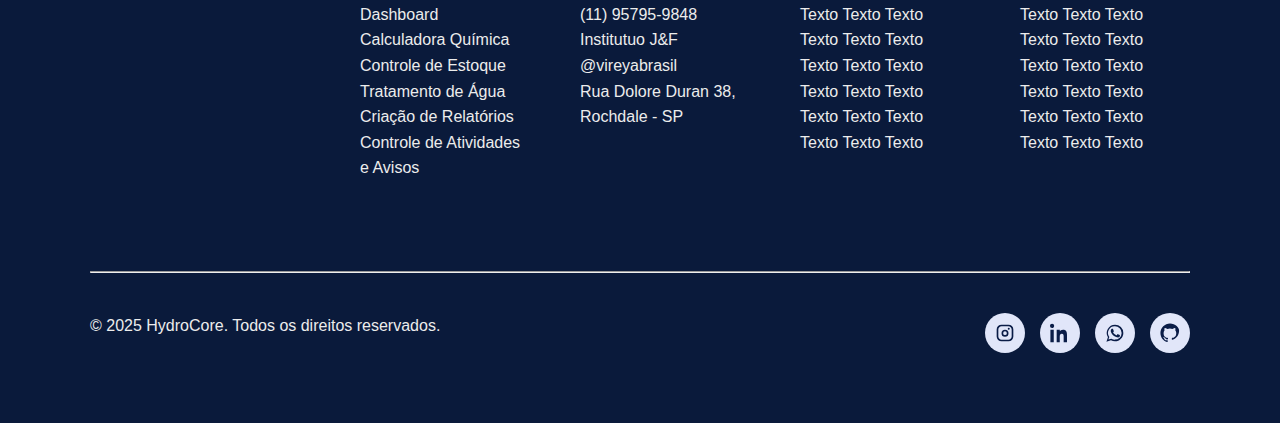
<file: ref-cod/landing-principal/index.html>
<!DOCTYPE html>
<html lang="en">
<head>
    <meta charset="UTF-8">
    <meta name="viewport" content="width=device-width, initial-scale=1.0">
    <title>Document</title>
    <link rel="stylesheet" href="style.css">
</head>
<body>
    <header>
            <div class="title-logo">
                <h1>HydroCore</h1>
            </div>
            <div class="topics-head" id="menu">
                <nav>
                    <ul>
                        <li><a href="#">Início</a></li>
                        <li><a href="#">Funcionalidades</a></li>
                        <li><a href="#">Porque Vireya?</a></li>
                        <li><a href="#">Sobre nós</a></li>
                        <li><a href="#">Planos</a></li>
                        <li><a href="#">Contato</a></li>
                        <li><a id="bottom-cadastro" href="#">Cadastro</a></li>
                    </ul>
                </nav>
            </div>
            <button id="btn-hamb">☰</button>
    </header>
    <main>
        <div class="frame-img">
            <div id="introducao">
                <div class="container-block">
                    <h2>Titulo da introdução aleatorio</h2>
                    <p>Lorem ipsum dolor sit amet consectetur, adipisicing elit. Distinctio quasi voluptate molestias illum, fugiat aut aliquam sed voluptatum! Tempora molestias, unde dolore excepturi dolorem ipsam?</p>
                </div>
            </div>
        </div>


        <div id="beneficios">
            <h2>Beneficios</h2>
            <p id="text-expln">Lorem ipsum dolor sit amet consectetur adipisicing elit. Nisi libero sed, ipsum voluptatum sunt commodi, eveniet quam recusandae sapiente doloribus voluptatibus? Voluptate modi totam, assumenda eaque ut ex? Mollitia, neque.</p>
            <div class="container-beneficios">
                <div class="container-caixa">
                    <h3>Calculadora Química</h3>
                    <p>Controle preciso de dosagens de produtos químicos para garantir uma água de fácil manuseio e
                        dentro dos padrões..</p>
                </div>
                <div class="container-caixa">
                    <h3>Beneficio Banana legal</h3>
                    <p>Geração automática de relatórios de reversão de filtros, com base em parâmetros de consumo de
                        água e qualidade.</p>
                </div>
                <div class="container-caixa">
                    <h3>Beneficio Banana legal</h3>
                    <p>Geração automática de relatórios de conformidade com a legislação ambiental e de saúde,
                        garantindo a sua conformidade legal.</p>
                </div>
                <div class="container-caixa">
                    <h3>Beneficio Banana legal</h3>
                    <p>Monitore tarefas, mantenha o controle e garanta a produtividade da sua equipe de tratamento de
                        água de maneira eficiente.</p>
                </div>
            </div>
        </div>

        <div id="funcionalidades">
            <h2 id="funcionalidade-title">Funcionalidades Principais</h2>
            <p id="funcionalidade-sub">Lorem ipsum dolor sit amet consectetur adipisicing elit. Accusamus asperiores vero nobis nihil dolore.</p>
            <div class="container-funcoes">
                <div class="linha-img-dir">
                    <div id="infos">
                        <h2>Dash Board</h2>
                        <p>Lorem ipsum dolor sit amet consectetur adipisicing elit. Fuga pariatur ex porro rem expedita facere quam doloribus magni? Fugit accusantium neque voluptate a, quo delectus dolorum! At, tempora excepturi debitis nobis fuga assumenda iusto! Quis dolorum atque nam illum omnis.</p>
                    </div>
                    <div id="img">
                        <img src="imgs/analyst-uses-computer-dashboard-data-600nw-2285412737.webp" alt="">
                    </div>
                </div>
                <div class="linha-img reverse">
                    <div id="infos">
                        <h2>Dash Board</h2>
                        <p>Lorem ipsum dolor sit amet consectetur adipisicing elit. Fuga pariatur ex porro rem expedita facere quam doloribus magni? Fugit accusantium neque voluptate a, quo delectus dolorum! At, tempora excepturi debitis nobis fuga assumenda iusto! Quis dolorum atque nam illum omnis.</p>
                    </div>
                    <div id="img">
                        <img src="imgs/analyst-uses-computer-dashboard-data-600nw-2285412737.webp" alt="">
                    </div>
                </div>
                <div class="linha-img-dir">
                    <div id="infos">
                        <h2>Dash Board</h2>
                        <p>Lorem ipsum dolor sit amet consectetur adipisicing elit. Fuga pariatur ex porro rem expedita facere quam doloribus magni? Fugit accusantium neque voluptate a, quo delectus dolorum! At, tempora excepturi debitis nobis fuga assumenda iusto! Quis dolorum atque nam illum omnis.</p>
                    </div>
                    <div id="img">
                        <img src="imgs/analyst-uses-computer-dashboard-data-600nw-2285412737.webp" alt="">
                    </div>
                </div>
                <div class="linha-img reverse">
                    <div id="infos">
                        <h2>Dash Board</h2>
                        <p>Lorem ipsum dolor sit amet consectetur adipisicing elit. Fuga pariatur ex porro rem expedita facere quam doloribus magni? Fugit accusantium neque voluptate a, quo delectus dolorum! At, tempora excepturi debitis nobis fuga assumenda iusto! Quis dolorum atque nam illum omnis.</p>
                    </div>
                    <div id="img">
                        <img src="imgs/analyst-uses-computer-dashboard-data-600nw-2285412737.webp" alt="">
                    </div>
                </div>
            </div>
        </div>

        <div id="porque-cor">
            <div id="porque">
                <h2>Por que escolher</h2>
                <p>Nossa solução foi desenvolvida especificamente para o setor de tratamento de água, atendendo às necessidades reais das ETAs.</p>
                <div class="grid-porques">
                    <div class="block-porque">
                        <h3>Gestão completa de ETAs</h3>
                        <p>Lorem ipsum dolor sit amet consectetur adipisicing elit. Fugiat hic nihil unde provident pariatur cum ea itaque dignissimos deleniti. Suscipit fugit alias sint commodi aut.</p>
                    </div>
                    <div class="block-porque">
                        <h3>Gestão completa de ETAs</h3>
                        <p>Lorem ipsum dolor sit amet consectetur adipisicing elit. Fugiat hic nihil unde provident pariatur cum ea itaque dignissimos deleniti. Suscipit fugit alias sint commodi aut.</p>
                    </div>
                    <div class="block-porque">
                        <h3>Gestão completa de ETAs</h3>
                        <p>Lorem ipsum dolor sit amet consectetur adipisicing elit. Fugiat hic nihil unde provident pariatur cum ea itaque dignissimos deleniti. Suscipit fugit alias sint commodi aut.</p>
                    </div>
                    <div class="block-porque">
                        <h3>Gestão completa de ETAs</h3>
                        <p>Lorem ipsum dolor sit amet consectetur adipisicing elit. Fugiat hic nihil unde provident pariatur cum ea itaque dignissimos deleniti. Suscipit fugit alias sint commodi aut.</p>
                    </div>
                    <div class="block-porque">
                        <h3>Gestão completa de ETAs</h3>
                        <p>Lorem ipsum dolor sit amet consectetur adipisicing elit. Fugiat hic nihil unde provident pariatur cum ea itaque dignissimos deleniti. Suscipit fugit alias sint commodi aut.</p>
                    </div>
                    <div class="block-porque">
                        <h3>Gestão completa de ETAs</h3>
                        <p>Lorem ipsum dolor sit amet consectetur adipisicing elit. Fugiat hic nihil unde provident pariatur cum ea itaque dignissimos deleniti. Suscipit fugit alias sint commodi aut.</p>
                    </div>
                </div>
            </div>
    </div>
        

        <div id="sobre-nos">
            <img id="img-nos" src="imgs/Imagem do WhatsApp de 2025-09-05 à(s) 16.04.10_f34500b8.jpg" alt="">
            <div class="sobrenos-content">
                <h2>Sobre Nós</h2>
                <p>A HydroCore nasceu da união entre especialistas em tratamento de água e desenvolvedores de tecnologia, com o objetivo de criar uma solução que realmente atendesse às necessidades do setor. <br>

                    Nossa missão é simplificar a gestão de estações de tratamento de água, otimizando processos, reduzindo custos, aumentando a produtividade e a qualidade da água tratada.<br>
                    
                    Acreditamos que a tecnologia pode ser uma poderosa aliada na preservação dos recursos hídricos e na garantia de água de qualidade para todos.</p>
            </div>
        </div>

        <div id="place">
            <div class="container-planos">
                <h2>Planos Preço</h2>
                <p>Escolha o plano ideal para as necessidades e velocidades da sua estação de tratamento de água.</p>
                <div class="grid-planos">
                    <div class="card-assinar">
                        <h3>Basico</h3>
                        <p>Lorem ipsum dolor sit.</p>
                        <p id="preco">R$ 499,90 /mês</p>
                        <ul>
                            <li>pontos e pontos</li>
                            <li>pontos e pontos</li>
                            <li>pontos e pontos</li>
                            <li>pontos e pontos</li>
                            <li>pontos e pontos</li>
                            <li>pontos e pontos</li>
                            <li>pontos e pontos</li>
                            <li>pontos e pontos</li>
                        </ul>
                        <input type="button" value="Assinar Agora">
                    </div>
                    <div class="card-assinar-highlit">
                        <h3>Basico</h3>
                        <p>Lorem ipsum dolor sit.</p>
                        <p id="preco">R$ 499,90 /mês</p>
                        <ul>
                            <li>pontos e pontos</li>
                            <li>pontos e pontos</li>
                            <li>pontos e pontos</li>
                            <li>pontos e pontos</li>
                            <li>pontos e pontos</li>
                            <li>pontos e pontos</li>
                            <li>pontos e pontos</li>
                            <li>pontos e pontos</li>
                        </ul>
                        <input type="button" value="Assinar Agora">
                    </div>
                    <div class="card-assinar">
                        <h3>Basico</h3>
                        <p>Lorem ipsum dolor sit.</p>
                        <p id="preco">R$ 499,90 /mês</p>
                        <ul>
                            <li>pontos e pontos</li>
                            <li>pontos e pontos</li>
                            <li>pontos e pontos</li>
                            <li>pontos e pontos</li>
                            <li>pontos e pontos</li>
                            <li>pontos e pontos</li>
                            <li>pontos e pontos</li>
                            <li>pontos e pontos</li>
                        </ul>
                        <input type="button" value="Assinar Agora">
                    </div>
                </div>
            </div>
        </div>

    </main>
    <footer>
        <div class="grid-footer">
            <div class="links-grid">
                <img id="img-foot" src="imgs/Group 1.png" alt="">
                <nav id="nav-footer">
                    <p id="title-points">Ferramentas</p>
                    <ul>
                        <li>Dashboard</li>
                        <li>Calculadora Química</li>
                        <li>Controle de Estoque</li>
                        <li>Tratamento de Água</li>
                        <li>Criação de Relatórios</li>
                        <li>Controle de Atividades e Avisos</li>
                    </ul>
                </nav>
                <nav id="nav-footer">
                    <p id="title-points">Contatos</p>
                    <ul>
                        <li>(11) 95795-9848</li>
                        <li>Institutuo J&F</li>
                        <li>@vireyabrasil</li>
                        <li>Rua Dolore Duran 38, Rochdale - SP</li>
                    </ul>
                </nav>
                <nav id="nav-footer">
                    <p id="title-points">Titulo</p>
                    <ul>
                        <li>Texto Texto Texto</li>
                        <li>Texto Texto Texto</li>
                        <li>Texto Texto Texto</li>
                        <li>Texto Texto Texto</li>
                        <li>Texto Texto Texto</li>
                        <li>Texto Texto Texto</li>
                    </ul>
                </nav>
                <nav id="nav-footer">
                    <p id="title-points">Titulo</p>
                    <ul>
                        <li>Texto Texto Texto</li>
                        <li>Texto Texto Texto</li>
                        <li>Texto Texto Texto</li>
                        <li>Texto Texto Texto</li>
                        <li>Texto Texto Texto</li>
                        <li>Texto Texto Texto</li>
                    </ul>
                </nav>
            </div>
            <hr>
            <div class="rodape-footer">
                <div id="direitos-cont">
                    <p>© 2025 HydroCore. Todos os direitos reservados.</p>
                </div>
                <div id="icones-midias">
                    <div id="dist-icon">
                        <a href="https://instagram.com" id="icon" target="_blank" class="icon">
                            <svg xmlns="http://www.w3.org/2000/svg" viewBox="0 0 24 24">
                            <path d="M7.8 2h8.4A5.8 5.8 0 0 1 22 7.8v8.4A5.8 5.8 0 0 1 16.2 22H7.8A5.8 5.8 0 0 1 2 16.2V7.8A5.8 5.8 0 0 1 7.8 2Zm0 2C6 4 4 6 4 7.8v8.4C4 18 6 20 7.8 20h8.4c1.8 0 3.8-2 3.8-3.8V7.8C20 6 18 4 16.2 4H7.8Zm8.7 1.6a1.2 1.2 0 1 1 0 2.4 1.2 1.2 0 0 1 0-2.4Zm-4.5 2.4a4.2 4.2 0 1 1 0 8.4 4.2 4.2 0 0 1 0-8.4Zm0 2a2.2 2.2 0 1 0 0 4.4 2.2 2.2 0 0 0 0-4.4Z"/>
                            </svg>
                        </a>
                    </div>
                    
                      <!-- LinkedIn -->
                    <div id="dist-icon">
                        <a href="https://linkedin.com" id="icon" target="_blank" class="icon">
                            <svg xmlns="http://www.w3.org/2000/svg" viewBox="0 0 24 24">
                            <path d="M4.98 3.5c0 1.38-1.11 2.5-2.48 2.5A2.5 2.5 0 0 1 0 3.5C0 2.12 1.11 1 2.5 1S5 2.12 5 3.5zM.5 23h4V7.98h-4V23zM8 7.98h3.8v2.06h.05c.53-1 1.83-2.06 3.77-2.06 4.03 0 4.77 2.65 4.77 6.1V23h-4v-6.52c0-1.56-.03-3.57-2.17-3.57-2.18 0-2.51 1.7-2.51 3.46V23H8V7.98z"/>
                            </svg>
                        </a>
                    </div>
                    
                      <!-- WhatsApp -->
                    <div id="dist-icon">
                      <a href="https://wa.me/5511999999999" id="icon" target="_blank" class="icon">
                        <svg xmlns="http://www.w3.org/2000/svg" viewBox="0 0 24 24">
                          <path d="M17.47 14.3c-.27-.14-1.63-.8-1.88-.9-.25-.09-.43-.14-.62.14-.19.27-.71.9-.88 1.08-.16.18-.33.2-.6.07-.27-.14-1.14-.42-2.18-1.35-.8-.71-1.34-1.6-1.5-1.87-.16-.27-.02-.42.12-.55.12-.12.27-.33.41-.49.14-.16.18-.27.27-.45.09-.18.05-.34-.02-.48-.07-.14-.62-1.5-.85-2.05-.22-.53-.45-.46-.62-.47h-.53c-.18 0-.48.07-.73.34-.25.27-.96.94-.96 2.3 0 1.36.98 2.67 1.12 2.85.14.18 1.93 2.95 4.68 4.14.65.28 1.15.45 1.55.58.65.21 1.23.18 1.69.11.52-.08 1.63-.67 1.86-1.31.23-.64.23-1.19.16-1.31-.07-.12-.25-.2-.52-.34ZM12.01 2a9.95 9.95 0 0 0-8.5 15.1l-1.8 5.28 5.44-1.78a9.96 9.96 0 0 0 4.86 1.23h.01c5.5 0 9.97-4.47 9.98-9.96A9.95 9.95 0 0 0 12 2Zm0 18.2c-1.53 0-3.04-.41-4.36-1.18l-.31-.18-3.23 1.05 1.06-3.12-.2-.32A7.96 7.96 0 0 1 12 4.03a7.95 7.95 0 0 1 0 15.9Z"/>
                        </svg>
                      </a>
                    </div>
                    
                      <!-- GitHub -->
                    <div id="dist-icon">
                      <a href="https://github.com" target="_blank" id="icon" class="icon">
                        <svg xmlns="http://www.w3.org/2000/svg" viewBox="0 0 24 24">
                          <path d="M12 .5C5.7.5.5 5.7.5 12c0 5.1 3.3 9.4 7.9 10.9.6.1.8-.2.8-.5v-1.7c-3.2.7-3.9-1.5-3.9-1.5-.5-1.3-1.2-1.7-1.2-1.7-1-.7.1-.7.1-.7 1.1.1 1.7 1.2 1.7 1.2 1 .1.7 2.2 3.7 1.6v-1.6c-2.6-.3-5.3-1.3-5.3-6 0-1.3.5-2.3 1.2-3.2-.1-.3-.5-1.4.1-2.9 0 0 1-.3 3.3 1.2a11.5 11.5 0 0 1 6 0c2.3-1.5 3.3-1.2 3.3-1.2.6 1.5.2 2.6.1 2.9.8.9 1.2 1.9 1.2 3.2 0 4.7-2.7 5.7-5.3 6v1.7c0 .3.2.6.8.5 4.6-1.5 7.9-5.8 7.9-10.9C23.5 5.7 18.3.5 12 .5Z"/>
                        </svg>
                      </a>
                    </div>
                </div>
            </div>
            
        </div>
    </footer>
</body>
</html>
<script>
    const btn = document.getElementById("btn-hamb");
    const menu = document.getElementById("menu");

    btn.addEventListener("click", () => {
    menu.classList.toggle("mostrar");
    });
</script>
</file>
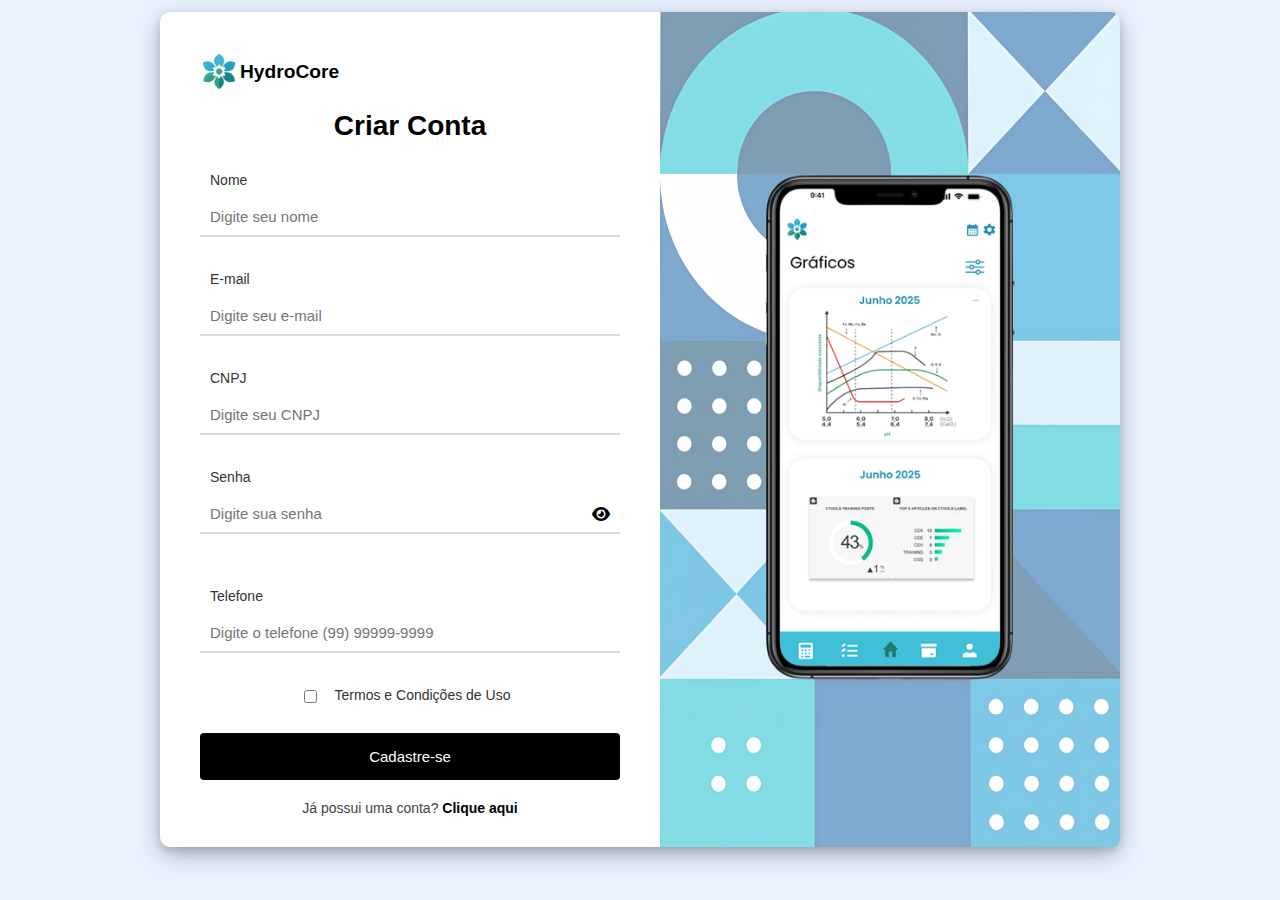
<file: cadastro.html>
<!DOCTYPE html>
<html lang="pt-br">

<head>
    <meta charset="UTF-8">
    <meta name="viewport" content="width=device-width, initial-scale=1.0">
    <title>Cadastre-se</title>
    <link rel="shortcut icon" href="/assets/img/vireya icon.png" type="image/x-icon">
    <link rel="stylesheet" href="/assets/css/cadastro.css">
    <link rel="stylesheet" href="https://cdnjs.cloudflare.com/ajax/libs/font-awesome/6.4.0/css/all.min.css">
    
</head>

<body>
    <main>
        <div class="container-esquerdo">
            <div class="logo">
                <img src="/assets/img/vireya icon.png">
                <span>HydroCore</span>
            </div>
            <h1>Criar Conta</h1>
            <form id="form">
                <label for="nome">Nome</label>
                <input type="text" id="nome" placeholder="Digite seu nome">
                <div id="erroNome" class="erro"></div>

                <label for="email">E-mail</label>
                <input type="email" id="email" placeholder="Digite seu e-mail">
                <div id="erroEmail" class="erro"></div>

                <label for="cnpj">CNPJ</label>
                <input type="text" id="cnpj" placeholder="Digite seu CNPJ"
                    pattern="[0-9]{2}\.[0-9]{3}\.[0-9]{3}/[0-9]{4}-[0-9]{2}">
                <div id="erroCNPJ" class="erro"></div>

                <label for="senha">Senha</label>
                <div class="input-senha">
                    <input type="password" id="senha" placeholder="Digite sua senha" required
                    pattern="^(?=.*[A-Z])(?=.*[!@#$%]).{8,}$"
                    title="Tem que incluir pelo menos uma letra maiúscula e um caractere especial(!@#$%)">
                    <span class="password-toggle" id="togglePassword">
                        <i class="fas fa-eye"></i>
                    </span>
                </div>
                <div id="erroSenha" class="erro"></div>

                <label for="telefone">Telefone</label>
                <input type="text" id="telefone" placeholder="Digite o telefone (99) 99999-9999"
                    pattern="\([0-9]{2}\) [0-9]{5}-[0-9]{4}">
                <div id="erroTelefone" class="erro"></div>

                <div class="checkbox">
                    <input type="checkbox" id="termos">
                    <label for="termos">Termos e Condições de Uso</label>
                </div>
                <button class="botao" type="submit">Cadastre-se</button>
                <p class="login-text">Já possui uma conta? <a href="#">Clique aqui</a></p>
            </form>
        </div>
        <div class="container-direito">
            <div class="sobreposicao">
                <img src="/assets/img/abstract geometric.png">
            </div>
            <div class="celular">
                <img src="/assets/img/modelo_frontal.png">
            </div>
        </div>
        <script src="/assets/js/regex.js"></script>
        <script src="/assets/js/script.js"></script>
    </main>

</body>
</file>
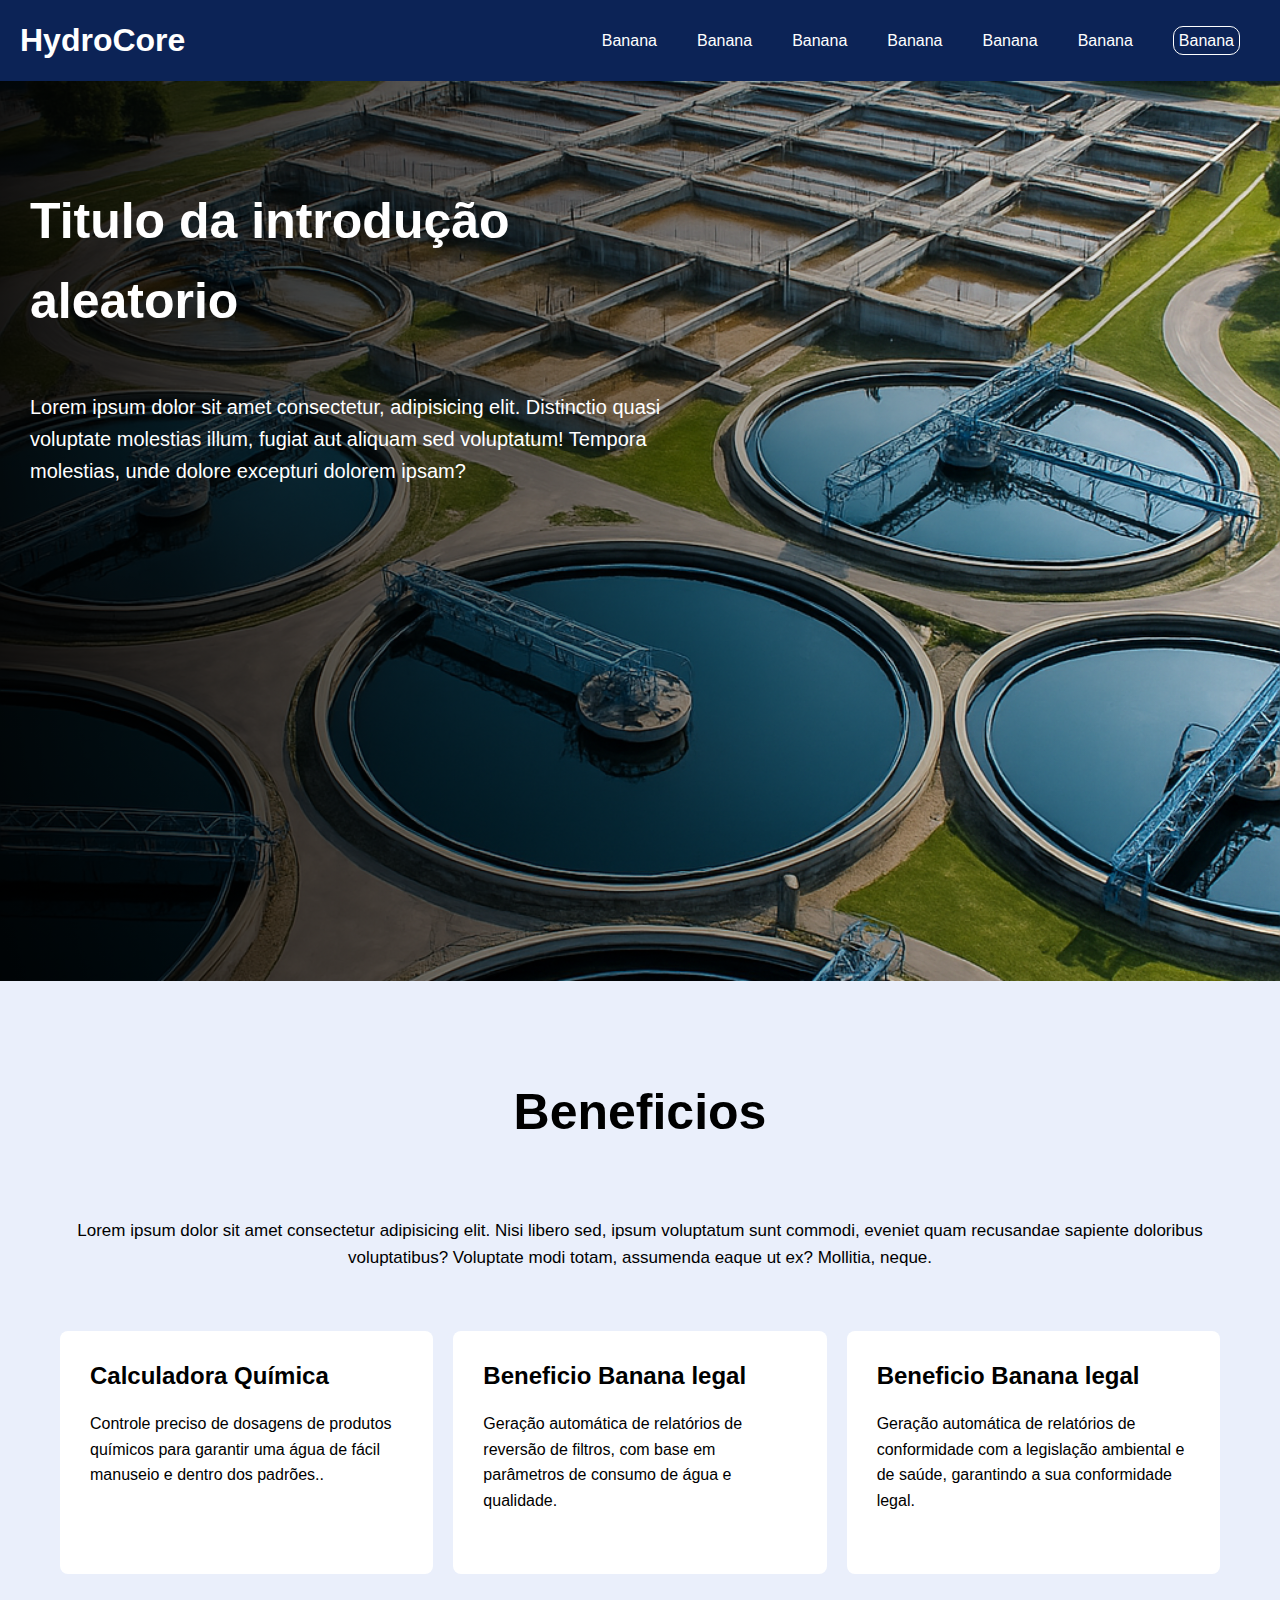
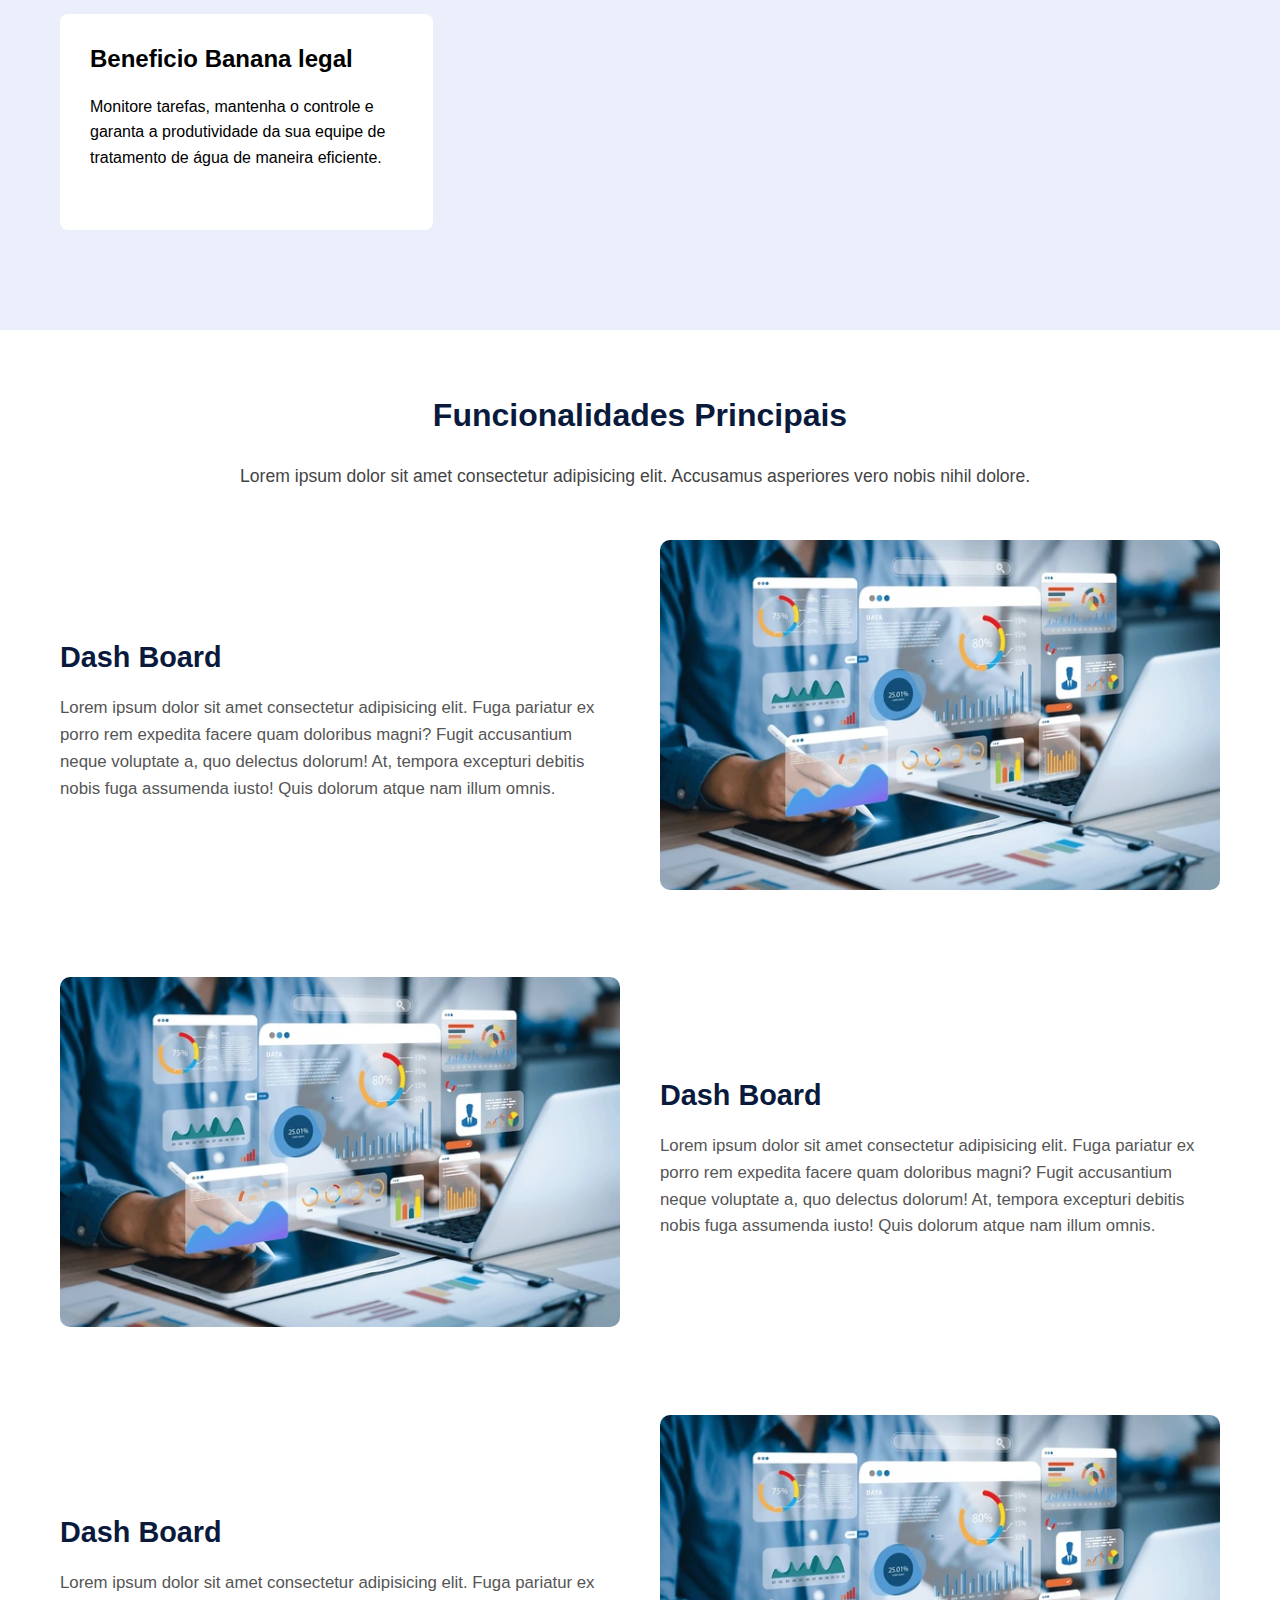
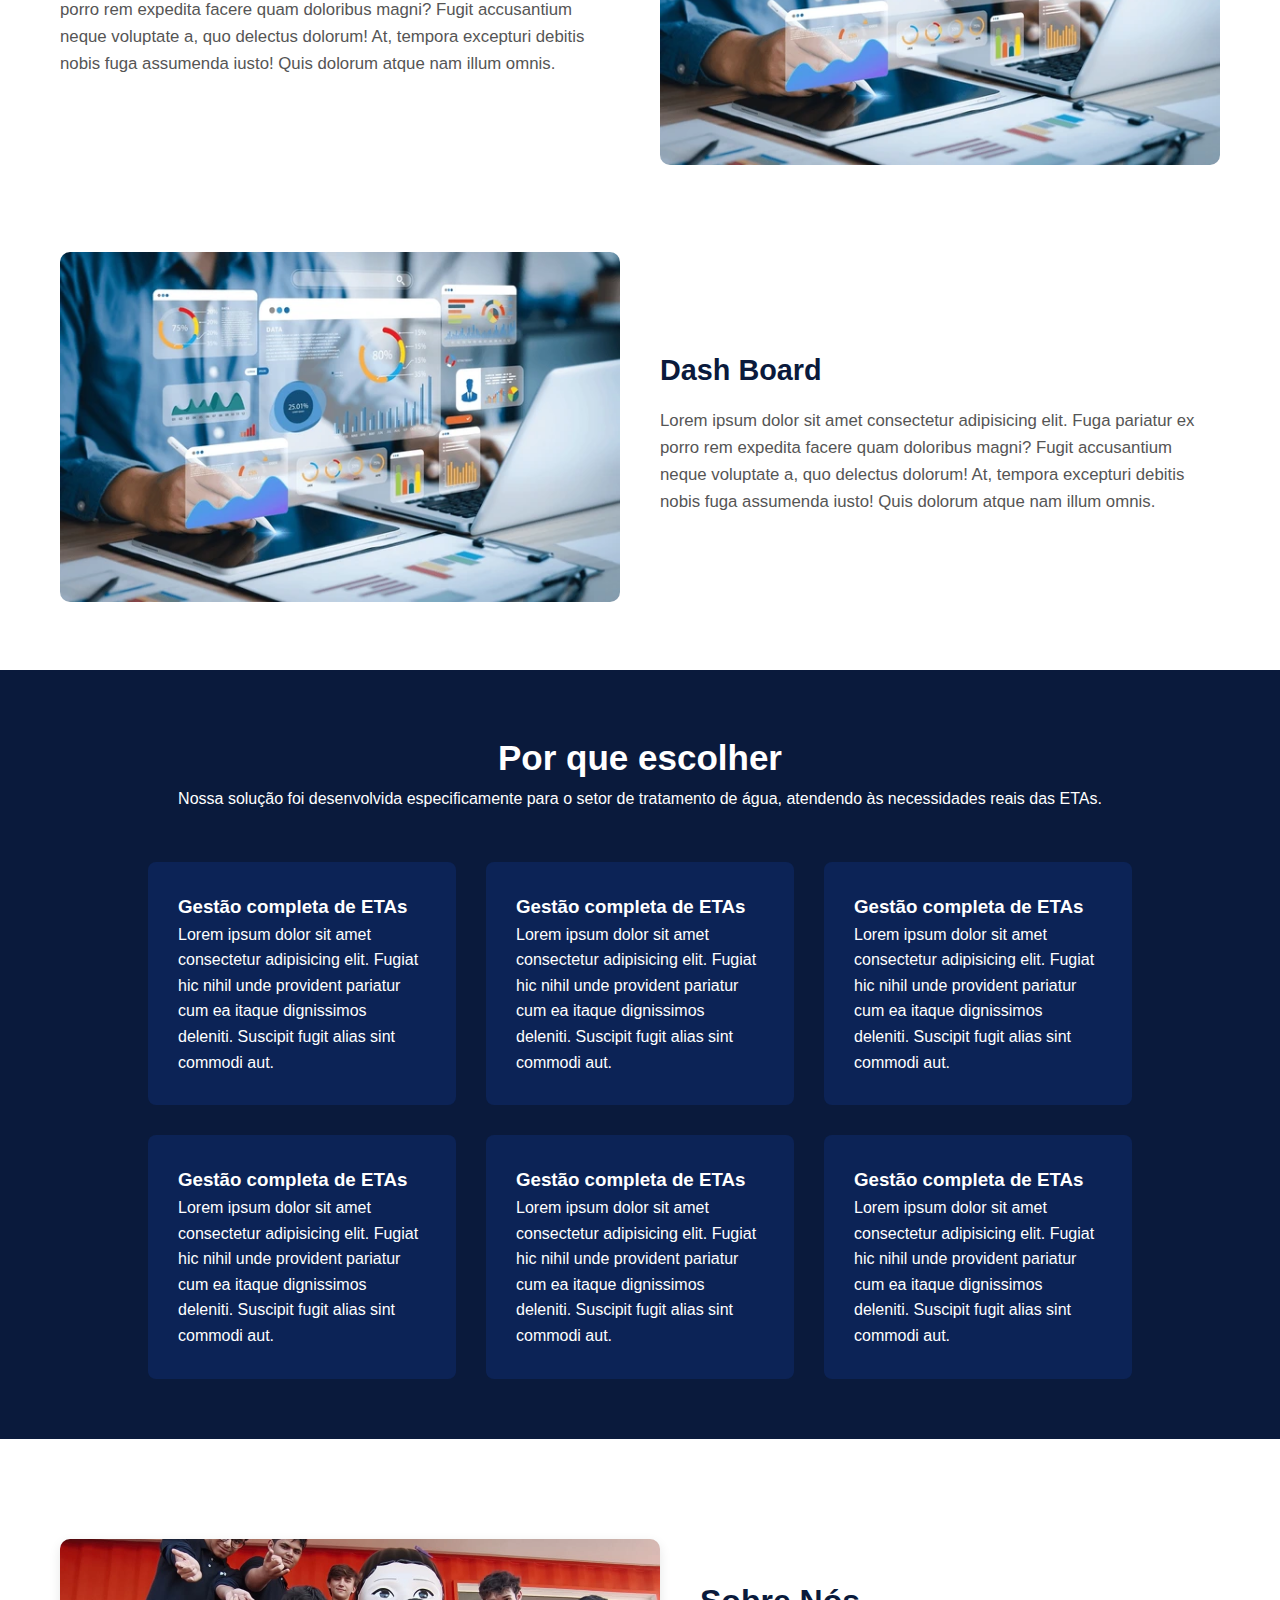
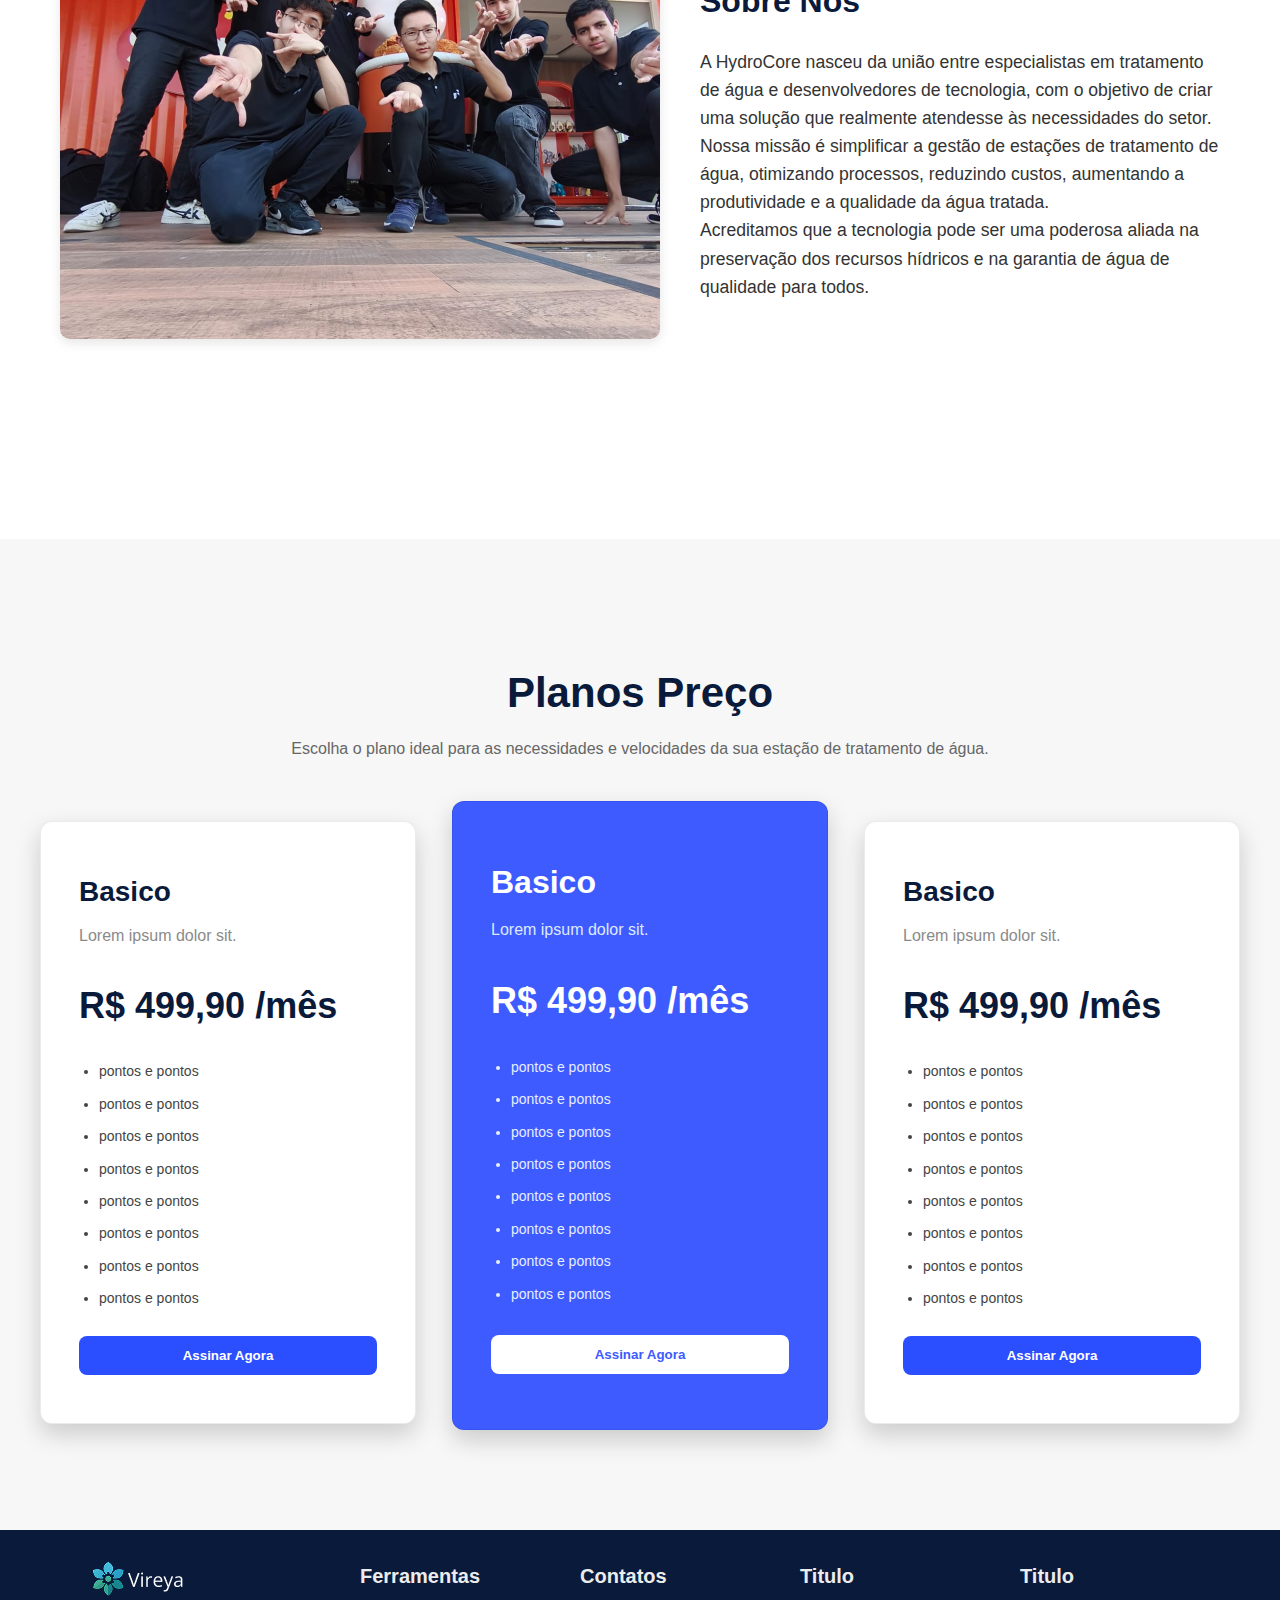
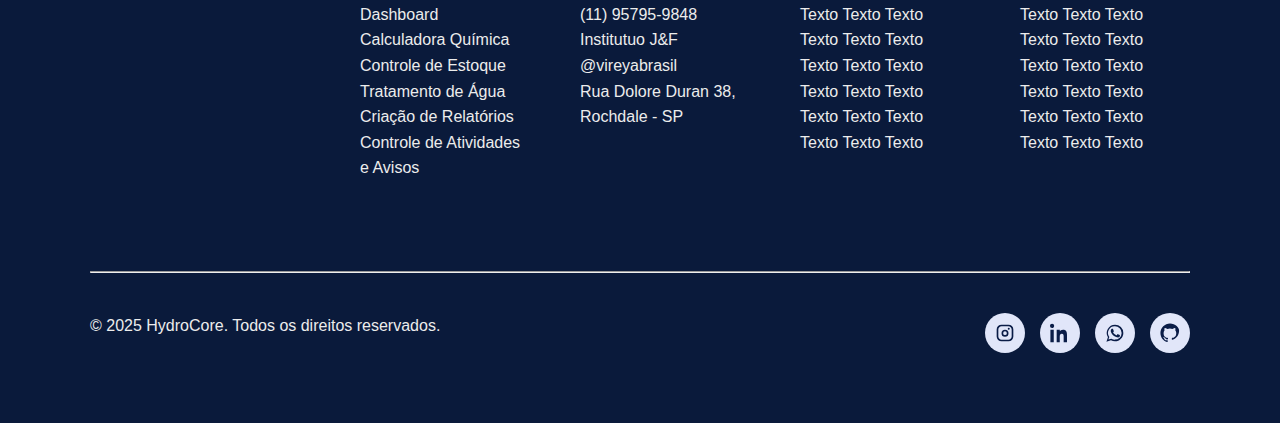
<file: ref-cod/junto.html>
<!DOCTYPE html>
<html lang="en">
<head>
    <meta charset="UTF-8">
    <meta name="viewport" content="width=device-width, initial-scale=1.0">
    <title>Document</title>
    <link rel="stylesheet" href="style.css">
</head>
<body>
    <header>
            <div class="title-logo">
                <h1>HydroCore</h1>
            </div>
            <div class="topics-head" id="menu">
                <nav>
                    <ul>
                        <li><a href="#">Banana</a></li>
                        <li><a href="#">Banana</a></li>
                        <li><a href="#">Banana</a></li>
                        <li><a href="#">Banana</a></li>
                        <li><a href="#">Banana</a></li>
                        <li><a href="#">Banana</a></li>
                        <li><a id="bottom-cadastro" href="#">Banana</a></li>
                    </ul>
                </nav>
            </div>
            <button id="btn-hamb">☰</button>
    </header>
    <main>
        <div class="frame-img">
            <div id="introducao">
                <div class="container-block">
                    <h2>Titulo da introdução aleatorio</h2>
                    <p>Lorem ipsum dolor sit amet consectetur, adipisicing elit. Distinctio quasi voluptate molestias illum, fugiat aut aliquam sed voluptatum! Tempora molestias, unde dolore excepturi dolorem ipsam?</p>
                </div>
            </div>
        </div>


        <div id="beneficios">
            <h2>Beneficios</h2>
            <p id="text-expln">Lorem ipsum dolor sit amet consectetur adipisicing elit. Nisi libero sed, ipsum voluptatum sunt commodi, eveniet quam recusandae sapiente doloribus voluptatibus? Voluptate modi totam, assumenda eaque ut ex? Mollitia, neque.</p>
            <div class="container-beneficios">
                <div class="container-caixa">
                    <h3>Calculadora Química</h3>
                    <p>Controle preciso de dosagens de produtos químicos para garantir uma água de fácil manuseio e
                        dentro dos padrões..</p>
                </div>
                <div class="container-caixa">
                    <h3>Beneficio Banana legal</h3>
                    <p>Geração automática de relatórios de reversão de filtros, com base em parâmetros de consumo de
                        água e qualidade.</p>
                </div>
                <div class="container-caixa">
                    <h3>Beneficio Banana legal</h3>
                    <p>Geração automática de relatórios de conformidade com a legislação ambiental e de saúde,
                        garantindo a sua conformidade legal.</p>
                </div>
                <div class="container-caixa">
                    <h3>Beneficio Banana legal</h3>
                    <p>Monitore tarefas, mantenha o controle e garanta a produtividade da sua equipe de tratamento de
                        água de maneira eficiente.</p>
                </div>
            </div>
        </div>

        <div id="funcionalidades">
            <h2 id="funcionalidade-title">Funcionalidades Principais</h2>
            <p id="funcionalidade-sub">Lorem ipsum dolor sit amet consectetur adipisicing elit. Accusamus asperiores vero nobis nihil dolore.</p>
            <div class="container-funcoes">
                <div class="linha-img-dir">
                    <div id="infos">
                        <h2>Dash Board</h2>
                        <p>Lorem ipsum dolor sit amet consectetur adipisicing elit. Fuga pariatur ex porro rem expedita facere quam doloribus magni? Fugit accusantium neque voluptate a, quo delectus dolorum! At, tempora excepturi debitis nobis fuga assumenda iusto! Quis dolorum atque nam illum omnis.</p>
                    </div>
                    <div id="img">
                        <img src="imgs/analyst-uses-computer-dashboard-data-600nw-2285412737.webp" alt="">
                    </div>
                </div>
                <div class="linha-img reverse">
                    <div id="infos">
                        <h2>Dash Board</h2>
                        <p>Lorem ipsum dolor sit amet consectetur adipisicing elit. Fuga pariatur ex porro rem expedita facere quam doloribus magni? Fugit accusantium neque voluptate a, quo delectus dolorum! At, tempora excepturi debitis nobis fuga assumenda iusto! Quis dolorum atque nam illum omnis.</p>
                    </div>
                    <div id="img">
                        <img src="imgs/analyst-uses-computer-dashboard-data-600nw-2285412737.webp" alt="">
                    </div>
                </div>
                <div class="linha-img-dir">
                    <div id="infos">
                        <h2>Dash Board</h2>
                        <p>Lorem ipsum dolor sit amet consectetur adipisicing elit. Fuga pariatur ex porro rem expedita facere quam doloribus magni? Fugit accusantium neque voluptate a, quo delectus dolorum! At, tempora excepturi debitis nobis fuga assumenda iusto! Quis dolorum atque nam illum omnis.</p>
                    </div>
                    <div id="img">
                        <img src="imgs/analyst-uses-computer-dashboard-data-600nw-2285412737.webp" alt="">
                    </div>
                </div>
                <div class="linha-img reverse">
                    <div id="infos">
                        <h2>Dash Board</h2>
                        <p>Lorem ipsum dolor sit amet consectetur adipisicing elit. Fuga pariatur ex porro rem expedita facere quam doloribus magni? Fugit accusantium neque voluptate a, quo delectus dolorum! At, tempora excepturi debitis nobis fuga assumenda iusto! Quis dolorum atque nam illum omnis.</p>
                    </div>
                    <div id="img">
                        <img src="imgs/analyst-uses-computer-dashboard-data-600nw-2285412737.webp" alt="">
                    </div>
                </div>
            </div>
        </div>

        <div id="porque-cor">
            <div id="porque">
                <h2>Por que escolher</h2>
                <p>Nossa solução foi desenvolvida especificamente para o setor de tratamento de água, atendendo às necessidades reais das ETAs.</p>
                <div class="grid-porques">
                    <div class="block-porque">
                        <h3>Gestão completa de ETAs</h3>
                        <p>Lorem ipsum dolor sit amet consectetur adipisicing elit. Fugiat hic nihil unde provident pariatur cum ea itaque dignissimos deleniti. Suscipit fugit alias sint commodi aut.</p>
                    </div>
                    <div class="block-porque">
                        <h3>Gestão completa de ETAs</h3>
                        <p>Lorem ipsum dolor sit amet consectetur adipisicing elit. Fugiat hic nihil unde provident pariatur cum ea itaque dignissimos deleniti. Suscipit fugit alias sint commodi aut.</p>
                    </div>
                    <div class="block-porque">
                        <h3>Gestão completa de ETAs</h3>
                        <p>Lorem ipsum dolor sit amet consectetur adipisicing elit. Fugiat hic nihil unde provident pariatur cum ea itaque dignissimos deleniti. Suscipit fugit alias sint commodi aut.</p>
                    </div>
                    <div class="block-porque">
                        <h3>Gestão completa de ETAs</h3>
                        <p>Lorem ipsum dolor sit amet consectetur adipisicing elit. Fugiat hic nihil unde provident pariatur cum ea itaque dignissimos deleniti. Suscipit fugit alias sint commodi aut.</p>
                    </div>
                    <div class="block-porque">
                        <h3>Gestão completa de ETAs</h3>
                        <p>Lorem ipsum dolor sit amet consectetur adipisicing elit. Fugiat hic nihil unde provident pariatur cum ea itaque dignissimos deleniti. Suscipit fugit alias sint commodi aut.</p>
                    </div>
                    <div class="block-porque">
                        <h3>Gestão completa de ETAs</h3>
                        <p>Lorem ipsum dolor sit amet consectetur adipisicing elit. Fugiat hic nihil unde provident pariatur cum ea itaque dignissimos deleniti. Suscipit fugit alias sint commodi aut.</p>
                    </div>
                </div>
            </div>
    </div>
        

        <div id="sobre-nos">
            <img id="img-nos" src="imgs/Imagem do WhatsApp de 2025-09-05 à(s) 16.04.10_f34500b8.jpg" alt="">
            <div class="sobrenos-content">
                <h2>Sobre Nós</h2>
                <p>A HydroCore nasceu da união entre especialistas em tratamento de água e desenvolvedores de tecnologia, com o objetivo de criar uma solução que realmente atendesse às necessidades do setor. <br>

                    Nossa missão é simplificar a gestão de estações de tratamento de água, otimizando processos, reduzindo custos, aumentando a produtividade e a qualidade da água tratada.<br>
                    
                    Acreditamos que a tecnologia pode ser uma poderosa aliada na preservação dos recursos hídricos e na garantia de água de qualidade para todos.</p>
            </div>
        </div>

        <div id="place">
            <div class="container-planos">
                <h2>Planos Preço</h2>
                <p>Escolha o plano ideal para as necessidades e velocidades da sua estação de tratamento de água.</p>
                <div class="grid-planos">
                    <div class="card-assinar">
                        <h3>Basico</h3>
                        <p>Lorem ipsum dolor sit.</p>
                        <p id="preco">R$ 499,90 /mês</p>
                        <ul>
                            <li>pontos e pontos</li>
                            <li>pontos e pontos</li>
                            <li>pontos e pontos</li>
                            <li>pontos e pontos</li>
                            <li>pontos e pontos</li>
                            <li>pontos e pontos</li>
                            <li>pontos e pontos</li>
                            <li>pontos e pontos</li>
                        </ul>
                        <input type="button" value="Assinar Agora">
                    </div>
                    <div class="card-assinar-highlit">
                        <h3>Basico</h3>
                        <p>Lorem ipsum dolor sit.</p>
                        <p id="preco">R$ 499,90 /mês</p>
                        <ul>
                            <li>pontos e pontos</li>
                            <li>pontos e pontos</li>
                            <li>pontos e pontos</li>
                            <li>pontos e pontos</li>
                            <li>pontos e pontos</li>
                            <li>pontos e pontos</li>
                            <li>pontos e pontos</li>
                            <li>pontos e pontos</li>
                        </ul>
                        <input type="button" value="Assinar Agora">
                    </div>
                    <div class="card-assinar">
                        <h3>Basico</h3>
                        <p>Lorem ipsum dolor sit.</p>
                        <p id="preco">R$ 499,90 /mês</p>
                        <ul>
                            <li>pontos e pontos</li>
                            <li>pontos e pontos</li>
                            <li>pontos e pontos</li>
                            <li>pontos e pontos</li>
                            <li>pontos e pontos</li>
                            <li>pontos e pontos</li>
                            <li>pontos e pontos</li>
                            <li>pontos e pontos</li>
                        </ul>
                        <input type="button" value="Assinar Agora">
                    </div>
                </div>
            </div>
        </div>

    </main>
    <footer>
        <div class="grid-footer">
            <div class="links-grid">
                <img id="img-foot" src="imgs/Group 1.png" alt="">
                <nav id="nav-footer">
                    <p id="title-points">Ferramentas</p>
                    <ul>
                        <li>Dashboard</li>
                        <li>Calculadora Química</li>
                        <li>Controle de Estoque</li>
                        <li>Tratamento de Água</li>
                        <li>Criação de Relatórios</li>
                        <li>Controle de Atividades e Avisos</li>
                    </ul>
                </nav>
                <nav id="nav-footer">
                    <p id="title-points">Contatos</p>
                    <ul>
                        <li>(11) 95795-9848</li>
                        <li>Institutuo J&F</li>
                        <li>@vireyabrasil</li>
                        <li>Rua Dolore Duran 38, Rochdale - SP</li>
                    </ul>
                </nav>
                <nav id="nav-footer">
                    <p id="title-points">Titulo</p>
                    <ul>
                        <li>Texto Texto Texto</li>
                        <li>Texto Texto Texto</li>
                        <li>Texto Texto Texto</li>
                        <li>Texto Texto Texto</li>
                        <li>Texto Texto Texto</li>
                        <li>Texto Texto Texto</li>
                    </ul>
                </nav>
                <nav id="nav-footer">
                    <p id="title-points">Titulo</p>
                    <ul>
                        <li>Texto Texto Texto</li>
                        <li>Texto Texto Texto</li>
                        <li>Texto Texto Texto</li>
                        <li>Texto Texto Texto</li>
                        <li>Texto Texto Texto</li>
                        <li>Texto Texto Texto</li>
                    </ul>
                </nav>
            </div>
            <hr>
            <div class="rodape-footer">
                <div id="direitos-cont">
                    <p>© 2025 HydroCore. Todos os direitos reservados.</p>
                </div>
                <div id="icones-midias">
                    <div id="dist-icon">
                        <a href="https://instagram.com" id="icon" target="_blank" class="icon">
                            <svg xmlns="http://www.w3.org/2000/svg" viewBox="0 0 24 24">
                            <path d="M7.8 2h8.4A5.8 5.8 0 0 1 22 7.8v8.4A5.8 5.8 0 0 1 16.2 22H7.8A5.8 5.8 0 0 1 2 16.2V7.8A5.8 5.8 0 0 1 7.8 2Zm0 2C6 4 4 6 4 7.8v8.4C4 18 6 20 7.8 20h8.4c1.8 0 3.8-2 3.8-3.8V7.8C20 6 18 4 16.2 4H7.8Zm8.7 1.6a1.2 1.2 0 1 1 0 2.4 1.2 1.2 0 0 1 0-2.4Zm-4.5 2.4a4.2 4.2 0 1 1 0 8.4 4.2 4.2 0 0 1 0-8.4Zm0 2a2.2 2.2 0 1 0 0 4.4 2.2 2.2 0 0 0 0-4.4Z"/>
                            </svg>
                        </a>
                    </div>
                    
                      <!-- LinkedIn -->
                    <div id="dist-icon">
                        <a href="https://linkedin.com" id="icon" target="_blank" class="icon">
                            <svg xmlns="http://www.w3.org/2000/svg" viewBox="0 0 24 24">
                            <path d="M4.98 3.5c0 1.38-1.11 2.5-2.48 2.5A2.5 2.5 0 0 1 0 3.5C0 2.12 1.11 1 2.5 1S5 2.12 5 3.5zM.5 23h4V7.98h-4V23zM8 7.98h3.8v2.06h.05c.53-1 1.83-2.06 3.77-2.06 4.03 0 4.77 2.65 4.77 6.1V23h-4v-6.52c0-1.56-.03-3.57-2.17-3.57-2.18 0-2.51 1.7-2.51 3.46V23H8V7.98z"/>
                            </svg>
                        </a>
                    </div>
                    
                      <!-- WhatsApp -->
                    <div id="dist-icon">
                      <a href="https://wa.me/5511999999999" id="icon" target="_blank" class="icon">
                        <svg xmlns="http://www.w3.org/2000/svg" viewBox="0 0 24 24">
                          <path d="M17.47 14.3c-.27-.14-1.63-.8-1.88-.9-.25-.09-.43-.14-.62.14-.19.27-.71.9-.88 1.08-.16.18-.33.2-.6.07-.27-.14-1.14-.42-2.18-1.35-.8-.71-1.34-1.6-1.5-1.87-.16-.27-.02-.42.12-.55.12-.12.27-.33.41-.49.14-.16.18-.27.27-.45.09-.18.05-.34-.02-.48-.07-.14-.62-1.5-.85-2.05-.22-.53-.45-.46-.62-.47h-.53c-.18 0-.48.07-.73.34-.25.27-.96.94-.96 2.3 0 1.36.98 2.67 1.12 2.85.14.18 1.93 2.95 4.68 4.14.65.28 1.15.45 1.55.58.65.21 1.23.18 1.69.11.52-.08 1.63-.67 1.86-1.31.23-.64.23-1.19.16-1.31-.07-.12-.25-.2-.52-.34ZM12.01 2a9.95 9.95 0 0 0-8.5 15.1l-1.8 5.28 5.44-1.78a9.96 9.96 0 0 0 4.86 1.23h.01c5.5 0 9.97-4.47 9.98-9.96A9.95 9.95 0 0 0 12 2Zm0 18.2c-1.53 0-3.04-.41-4.36-1.18l-.31-.18-3.23 1.05 1.06-3.12-.2-.32A7.96 7.96 0 0 1 12 4.03a7.95 7.95 0 0 1 0 15.9Z"/>
                        </svg>
                      </a>
                    </div>
                    
                      <!-- GitHub -->
                    <div id="dist-icon">
                      <a href="https://github.com" target="_blank" id="icon" class="icon">
                        <svg xmlns="http://www.w3.org/2000/svg" viewBox="0 0 24 24">
                          <path d="M12 .5C5.7.5.5 5.7.5 12c0 5.1 3.3 9.4 7.9 10.9.6.1.8-.2.8-.5v-1.7c-3.2.7-3.9-1.5-3.9-1.5-.5-1.3-1.2-1.7-1.2-1.7-1-.7.1-.7.1-.7 1.1.1 1.7 1.2 1.7 1.2 1 .1.7 2.2 3.7 1.6v-1.6c-2.6-.3-5.3-1.3-5.3-6 0-1.3.5-2.3 1.2-3.2-.1-.3-.5-1.4.1-2.9 0 0 1-.3 3.3 1.2a11.5 11.5 0 0 1 6 0c2.3-1.5 3.3-1.2 3.3-1.2.6 1.5.2 2.6.1 2.9.8.9 1.2 1.9 1.2 3.2 0 4.7-2.7 5.7-5.3 6v1.7c0 .3.2.6.8.5 4.6-1.5 7.9-5.8 7.9-10.9C23.5 5.7 18.3.5 12 .5Z"/>
                        </svg>
                      </a>
                    </div>
                </div>
            </div>
            
        </div>
    </footer>
</body>
</html>
<script>
    const btn = document.getElementById("btn-hamb");
    const menu = document.getElementById("menu");

    btn.addEventListener("click", () => {
    menu.classList.toggle("mostrar");
    });
</script>
<style>
    *{
    margin: 0;
    padding: 0;
    top: 0;
    box-sizing: border-box;

}
h1,
h2,
h3,
h4,
h5,
h6 {
    font-family: 'Montserrat', sans-serif;
    margin-top: 0;
}
body{
    line-height: 1.6;
    font-family: 'Open Sans', sans-serif;
}




header{
    background-color:#0c2356;
    position: sticky;
    top: 0;
    display: flex;
    justify-content: space-between;
    align-items: center;
    padding: 15px 20px;
    color: white;
}
#btn-hamb {
    font-size: 24px;
    background: none;
    border: none;
    color: white;
    cursor: pointer;
    display: none;
}

.topics-head ul{
    display: flex;
    justify-content: space-between;
    list-style: none;
    color: white;
}
.topics-head li{
   padding: 0 20px;
   text-decoration: none;
}
.topics-head a{
    text-decoration: none;
    color: white;
}
#bottom-cadastro{
    border: 1px solid white;
    padding: 5px;
    border-radius: 10px;
}
@media (max-width: 768px) {
    .topics-head {
        display: none;
        position: absolute;
        top: 70px;
        right: 20px;
        background:#0a1a3c;
        padding: 15px;
        border-radius: 10px;
    }

    .topics-head ul {
        flex-direction: column;
        gap: 10px;
    }

    #btn-hamb {
        display: block; 
    }

    .topics-head.mostrar {
        display: block; 
    }
}




.frame-img{
    background-image: url(imgs/fotoheader.png);
    background-color: rgba(0, 255, 255, 0);
    align-items: center;
    background-size: cover;
    background-position: center; 
    justify-content: center;
    align-items: center;  
    min-height: 100vh;

}

#introducao{
    background: linear-gradient(to right, rgba(0,0,0,0.9) 0%, rgba(0,0,0,0.6) 30%, rgba(0,0,0,0.3) 60%, rgba(0,0,0,0) 100%);
    color: white;
    width: 100%;
    height: 500px;
    min-height: 100vh;
}
.container-block{
    padding-top: 100px;
    padding-left: 30px;
    max-width: 700px;
}
.container-block h2{
    font-size: 50px;
}
.container-block p{
    margin-top: 50px;
    font-size: 20px;
}



#beneficios{
    padding: 2% 60px 90px; /* Top, Left/Right, Bottom */
    text-align: center;
    background-color: #eaeffb; /* Cor de fundo igual ao do Código 2 */
    width: 100%;
}
#beneficios h2{
    font-size: 50px;
    padding: 65px 0px;
}
#text-expln{
    font-size: 17px;

}
.container-beneficios{
    display: grid;
    grid-template-columns: repeat(auto-fit, minmax(280px, 1fr));
    gap: 20px;
    margin-top: 50px;
}

.container-caixa{
    margin: 10px auto;
    background-color: #fff;
    padding: 30px;
    border-radius: 8px;
    text-align: left;
    padding-bottom: 60px;
}
.container-caixa h3{
    font-size: 24px;
    padding-bottom: 20px;
    line-height: 30px;

}

.container-caixa p {
    font-size: 1em;
}




#funcionalidades {
    max-width: 1200px;
    margin: 0 auto;
    padding: 60px 20px;
    font-family: Arial, sans-serif;
}
  
#funcionalidades h2 {
    font-size: 2rem;
    margin-bottom: 20px;
    color: #0a1a3c;
    
}
#funcionalidade-title{
    text-align: center;
}
#funcionalidade-sub{
    margin: 0 auto;
}
  
#funcionalidades > p {
    max-width: 800px;
    margin-bottom: 50px;
    color: #444;
    font-size: 1.1rem;
}
  
.container-funcoes {
    display: grid;
    gap: 80px;
}
  
.linha-img-dir,
.linha-img {
    display: grid;
    grid-template-columns: repeat(auto-fit, minmax(300px, 1fr));
    align-items: center;
    gap: 40px;
}
  
#infos h2 {
    font-size: 1.8rem;
    margin-bottom: 15px;
    color: #0a1a3c;
}
  
#infos p {
    font-size: 1.05rem;
    line-height: 1.6;
    color: #555;
}
  
  
#img img {
    width: 100%;
    border-radius: 10px;
    object-fit: cover;
    max-height: 350px;
}
  
  /* Reverso (imagem à esquerda, texto à direita) */
.reverse {
    direction: rtl; /* inverte a ordem da linha */
}
  
.reverse > * {
    direction: ltr; /* mantém o texto normal */
}
  


#porque{
    max-width: 1200px;
    margin: 0 auto;
    padding: 60px 20px;
    text-align: center;
    width: 80%;
    margin-bottom: 3%;
    color: white;
    
}
#porque h2{
    font-size: 35px;
}
#porque-cor{
    background-color:#0a1a3c;
}
.grid-porques{
    display: grid;
    grid-template-columns: repeat(auto-fit, minmax(300px, 1fr));
    gap: 30px;
    margin-top: 50px;
}
.block-porque{
    background-color: #0c2356;
    padding: 30px;
    border-radius: 8px;
    text-align: left;
    color: #fff;
    transition: transform 0.3s ease, background-color 0.3s ease; /* transition sempre na classe normal, e não no hover */
}





#sobre-nos {
    display: flex;
    align-items: center;
    justify-content: center;
    gap: 40px; 
    max-width: 1200px;
    margin: 80px auto;
    padding: 20px;
    padding-bottom: 120px;
}
#img-nos {
    width: 600px;
    height: 400px;
    object-fit: cover; 
    border-radius: 10px;
    background-color: #f0f0f0;
    box-shadow: 0 4px 12px rgba(0, 0, 0, 0.1);
}
.sobrenos-content {
    flex: 1;
    color: #333;
}

.sobrenos-content h2 {
    font-size: 2rem;
    color: #0a1a3b;
    margin-bottom: 20px;
}
.sobrenos-content p {
    font-size: 1.1rem;
    line-height: 1.6;
}
@media (max-width: 768px) {
    #sobre-nos {
        flex-direction: column;
        text-align: center;
    }

    #img-nos {
        width: 100%;
        height: auto;
    }
}



#place{
    background-color: #F7F7F7;
    padding-top: 120px;
    padding-bottom: 100px;
}

.container-planos {
    text-align: center;
    margin: 0px auto;
    max-width: 1200px;

}

.container-planos h2 {
    font-size: 42px;
    color: #0a1a3b;
    margin-bottom: 10px;
    font-weight: 800;
}

.container-planos p {
    color: #666;
    margin-bottom: 40px;
    font-size: 16px;
}

.grid-planos {
    display: flex;
    justify-content: center;
    align-items: flex-start;
    gap: 36px;
    
}

.card-assinar {
    border-radius: 12px;
    padding: 48px 38px;
    width: 380px;
    box-shadow: 0 10px 24px rgba(0,0,0,0.18);
    text-align: left;
    margin-top: -6px;
    border: 1px solid rgba(0,0,0,0.08);
    margin-top: 20px;
    background-color: white;
}

.card-assinar h3 {
    font-size: 28px;
    color: #0a1a3b;
    margin-bottom: 8px;
    font-weight: 800;
}

.card-assinar p:first-of-type {
    color: #8a8a8a;
    margin-bottom: 28px;
}

.card-assinar #preco {
    font-size: 36px;
    font-weight: 700;
    color: #0a1a3b;
    margin: 8px 0 26px;
}

.card-assinar ul {
    list-style: disc;
    padding-left: 20px;
    margin-bottom: 26px;
    color: #444;
}

.card-assinar li {
    margin-bottom: 10px;
    font-size: 14px;
}

.card-assinar input {
    background: #2b4eff;
    color: #fff;
    border: none;
    padding: 12px;
    border-radius: 8px;
    width: 100%;
    cursor: pointer;
    font-weight: 700;
}

/* card do meio - maior e em destaque */
.card-assinar-highlit {
    background: #3d5bff;
    color: #fff;
    border-radius: 12px;
    padding: 55px 38px;
    width: 380px;
    box-shadow: 0 10px 24px rgba(0,0,0,0.18);
    text-align: left;
    margin-top: -6px;
    border: 1px solid rgba(0,0,0,0.08);
    margin-top: 0px;

}

.card-assinar-highlit h3 {
    font-size: 32px;
    margin-bottom: 8px;
    font-weight: 900;
}

.card-assinar-highlit p:first-of-type {
    color: #dfe9ff;
    margin-bottom: 30px;
}

.card-assinar-highlit #preco {
    font-size: 36px;
    font-weight: 700;
    margin: 8px 0 26px;
    color: #fff;
}

.card-assinar-highlit ul {
    list-style: disc;
    padding-left: 20px;
    margin-bottom: 30px;
    color: #e6eeff;
}

.card-assinar-highlit li {
    margin-bottom: 10px;
    font-size: 14px;
}

.card-assinar-highlit input {
    background: #ffffff;
    color: #3d5bff;
    border: none;
    padding: 12px;
    border-radius: 8px;
    width: 100%;
    cursor: pointer;
    font-weight: 800;

}
@media (max-width: 768px) {
    .grid-planos {
        flex-direction: column;
        gap: 20px;
    }


    .card-assinar p:first-of-type,
    .card-assinar ul,
    .card-assinar-highlit p:first-of-type,
    .card-assinar-highlit ul {
        display: none;
    }

    .card-assinar, 
    .card-assinar-highlit {
        width: 100%;
        padding: 20px;
        text-align: center;
    }

    .card-assinar h3,
    .card-assinar-highlit h3 {
        font-size: 22px;
    }

    .card-assinar #preco,
    .card-assinar-highlit #preco {
        font-size: 24px;
    }
}




.links-grid{
    display: grid;
    grid-template-columns: repeat(5,1fr);
    padding-bottom: 90px;
    color: rgb(236, 236, 236);
}
.grid-footer{
    background-color:#0a1a3b;
    padding: 30px 90px;
    color: rgb(236, 236, 236);
}
#nav-footer{
    margin-left: 50px; /*Tentando Diminuir as linhas*/
}

#nav-footer li{
    list-style: none;
}
.rodape-footer{
    padding: 40px 0px;
    display: flex;
    justify-content: space-between;
}
#icones-midias{
    display: flex;
    justify-content: space-around;


}
#icon {
    width: 40px;
    height: 40px;
    background: #E1E6F9;
    border-radius: 50%;
    display: flex;
    align-items: center;
    justify-content: center;
    transition: 0.3s;

}

#icon svg {
    width: 20px;
    height: 20px;
    fill: #0A1C47;
}

#icon:hover {
    background: #4460F6; /* muda a cor no hover */
}

#icon:hover svg {
    fill: #fff; /* deixa o ícone branco no hover */
}

#dist-icon{
    margin-left: 15px;
}
#title-points{
    font-size: 20px;
    font-weight: bold;
    margin-bottom: 10px;
}


@media (max-width: 768px) {
    .links-grid{
        display: grid;
        grid-template-columns: repeat(1,1fr);
        padding-bottom: 90px;
        color: rgb(236, 236, 236);
        
    }
    #nav-footer{

        text-align: center;
        margin: 0 auto;
        margin-bottom: 50px;
    }
    #img-foot{
        margin: auto;
        margin-bottom: 50px;
    }
}


</style>
</file>
<file: assets/css/style.css>
:root{
    --azul-escuro: #0a1a3c;
    --branco: #f0f0f0;
}

*{
    margin: 0;
    padding: 0;
    top: 0;
    box-sizing: border-box;

}
html {
    scroll-padding-top: 160px; /* altura do header */
    scroll-behavior: smooth;
}  

h1,
h2,
h3,
h4,
h5,
h6 {
    font-family: 'Montserrat', sans-serif;
    margin-top: 0;
}
body{
    line-height: 1.6;
    font-family: 'Open Sans', sans-serif;
}




header{
    background-color:#0c2356;
    position: sticky;
    top: 0;
    display: flex;
    justify-content: space-between;
    align-items: center;
    padding: 15px 20px;
    color: white;
    z-index: 10; /* Para ficar sempre por cima*/
}
#btn-hamb {
    font-size: 24px;
    background: none;
    border: none;
    color: white;
    cursor: pointer;
    display: none;
}

.topics-head ul{
    display: flex;
    justify-content: space-between;
    list-style: none;
    color: white;
}
.topics-head li{
   padding: 0 20px;
   text-decoration: none;
}
.topics-head a{
    text-decoration: none;
    color: white;
}
#bottom-cadastro{
    font-style: oblique;
    text-decoration: underline;
    padding: 15px;
    border: 1px white solid;
    border-radius: 10px;
}
@media (max-width: 768px) {
    .topics-head {
        display: none;
        position: absolute;
        top: 70px;
        right: 20px;
        background:#0a1a3c;
        padding: 15px;
        border-radius: 10px;
    }

    .topics-head ul {
        flex-direction: column;
        gap: 10px;
    }

    #btn-hamb {
        display: block; 
    }

    .topics-head.mostrar {
        display: block; 
    }
}




.frame-img{
    background-image: url(/assets/imgs/fotoheader.png);
    background-color: rgba(0, 255, 255, 0);
    align-items: center;
    background-size: cover;
    background-position: center; 
    justify-content: center;
    align-items: center;  
    min-height: 100vh;

}

#introducao{
    background: linear-gradient(to right, rgba(0,0,0,0.9) 0%, rgba(0,0,0,0.6) 30%, rgba(0,0,0,0.3) 60%, rgba(0,0,0,0) 100%);
    color: white;
    width: 100%;
    height: 500px;
    min-height: 100vh;
}
.container-block{
    padding-top: 100px;
    padding-left: 30px;
    max-width: 700px;
}
.container-block h2{
    font-size: 50px;
}
.container-block p{
    margin-top: 50px;
    font-size: 20px;
}



#beneficios{
    padding: 2% 60px 90px; /* Top, Left/Right, Bottom */
    text-align: center;
    background-color: #eaeffb; /* Cor de fundo igual ao do Código 2 */
    width: 100%;
}
#beneficios h2{
    font-size: 50px;
    padding: 65px 0px;
}
#text-expln{
    font-size: 17px;

}
.container-beneficios{
    display: grid;
    grid-template-columns: repeat(auto-fit, minmax(280px, 1fr));
    gap: 20px;
    margin-top: 50px;
}

.container-caixa{
    margin: 10px auto;
    background-color: #fff;
    padding: 30px;
    border-radius: 8px;
    text-align: left;
    padding-bottom: 60px;
}
.container-caixa h3{
    font-size: 24px;
    padding-bottom: 20px;
    line-height: 30px;

}

.container-caixa p {
    font-size: 1em;
}




#funcionalidades {
    max-width: 1200px;
    margin: 0 auto;
    padding: 60px 20px;
    font-family: Arial, sans-serif;
}
  
#funcionalidades h2 {
    font-size: 2rem;
    margin-bottom: 20px;
    color: #0a1a3c;   
}

#funcionalidade-title{
    text-align: center;
}
#funcionalidade-sub{
    margin: 0 auto;
}
  
#funcionalidades > p {
    max-width: 800px;
    margin-bottom: 50px;
    color: #444;
    font-size: 1.1rem;
}
  
.container-funcoes {
    display: grid;
    gap: 80px;
}
  
.linha-img-dir,
.linha-img {
    display: grid;
    grid-template-columns: repeat(auto-fit, minmax(300px, 1fr));
    align-items: center;
    gap: 40px;
}
  
#infos h2 {
    font-size: 1.8rem;
    margin-bottom: 15px;
    color: #0a1a3c;
}
  
#infos p {
    font-size: 1.05rem;
    line-height: 1.6;
    color: #555;
}
  
  
#img img {
    width: 100%;
    border-radius: 10px;
    object-fit: cover;
    max-height: 350px;
}
  
  /* Reverso (imagem à esquerda, texto à direita) */
.reverse {
    direction: rtl; /* inverte a ordem da linha */
}
  
.reverse > * {
    direction: ltr; /* mantém o texto normal */
}
  


#porque{
    max-width: 1200px;
    margin: 0 auto;
    padding: 60px 20px;
    text-align: center;
    width: 80%;
    color: white;
}
#porque h2{
    font-size: 35px;
}
#porque-section{
    background-color: var(--azul-escuro);
    padding-bottom: 80px;
    margin-bottom: 8%;
}
.grid-porques{
    display: grid;
    grid-template-columns: repeat(auto-fit, minmax(300px, 1fr));
    gap: 30px;
    margin-top: 50px;
}
.block-porque{
    background-color: #0c2356;
    padding: 30px;
    border-radius: 8px;
    text-align: left;
    color: #fff;
    transition: transform 0.3s ease, background-color 0.3s ease; /* transition sempre na classe normal, e não no hover */
}


.block-porque h3,
.block-porque:hover p { /*pro h3 e p mudarem de cor ao passar o mouse*/
    color: #0A1C47;
}

.block-porque:hover {
    background-color: white;
    color: #0A1C47;
    transform: scale(1.10);
}

.block-porque h3 {
    font-size: 1.5em;
    color: var(--text-light);
}

.block-porque p {
    font-size: 0.95em;
}






#sobre-nos {
    display: flex;
    align-items: center;
    justify-content: center;
    gap: 40px; 
    max-width: 1200px;
    margin: 0 auto;
    padding: 20px;
    padding-bottom: 120px;
}
#img-nos {
    width: 600px;
    height: 400px;
    object-fit: cover; 
    border-radius: 10px;
    background-color: #f0f0f0;
    box-shadow: 0 4px 12px rgba(0, 0, 0, 0.1);
}
.sobrenos-content {
    flex: 1;
    color: #333;
}

.sobrenos-content h2 {
    font-size: 2rem;
    color: #0a1a3b;
    margin-bottom: 20px;
}
.sobrenos-content p {
    font-size: 1.1rem;
    line-height: 1.6;
}
@media (max-width: 768px) {
    #sobre-nos {
        flex-direction: column;
        text-align: center;
    }

    #img-nos {
        width: 100%;
        height: auto;
    }
}



#planos{
    background-color: #F7F7F7;
    padding-top: 120px;
    padding-bottom: 100px;
}

.container-planos {
    text-align: center;
    margin: 0px auto;
    max-width: 1200px;
}

.container-planos h2 {
    font-size: 42px;
    color: #0a1a3b;
    margin-bottom: 10px;
    font-weight: 800;
}

.container-planos p {
    color: #666;
    margin-bottom: 40px;
    font-size: 16px;
}

.grid-planos {
    display: flex;
    justify-content: center;
    align-items: flex-start;
    gap: 36px;
}
.card-assinar {
    border-radius: 12px;
    padding: 48px 38px;
    width: 380px;
    height: 700px;
    box-shadow: 0 10px 24px rgba(0,0,0,0.18);
    text-align: left;
    margin-top: -6px;
    border: 1px solid rgba(0,0,0,0.08);
    margin-top: 20px;
    background-color: white;
    margin-bottom: 20px;
}

.card-assinar h3 {
    font-size: 28px;
    color: #0a1a3b;
    margin-bottom: 8px;
    font-weight: 800;
}

.card-assinar p:first-of-type {
    color: #8a8a8a;
    margin-bottom: 28px;
}

.card-assinar #preco {
    font-size: 36px;
    font-weight: 700;
    color: #0a1a3b;
    margin: 8px 0 26px;
}

.card-assinar ul {
    list-style: disc;
    padding-left: 20px;
    margin-bottom: 26px;
    color: #444;
}

.card-assinar li {
    margin-bottom: 10px;
    font-size: 14px;
}

.card-assinar button {
    background: #2b4eff;
    color: #fff;
    border: none;
    padding: 12px;
    border-radius: 8px;
    width: 100%;
    cursor: pointer;
    font-weight: 700;
    margin-top: auto;    /* empurra para o final do card */
}

/* card do meio - maior e em destaque */
.card-assinar-highlit {
    background: #3d5bff;
    color: #fff;
    border-radius: 12px;
    padding: 55px 38px;
    width: 380px;
    height: 700px;
    box-shadow: 0 10px 24px rgba(0,0,0,0.18);
    text-align: left;
    margin-top: -6px;
    border: 1px solid rgba(0,0,0,0.08);
    margin-top: 0px;

}
.card-assinar,
.card-assinar-highlit {
    display: flex;
    flex-direction: column; /* empilha */
}

.card-assinar button,
.card-assinar-highlit button {
    margin-top: auto; /* empurra pro rodapé */
    align-self: center; /* centraliza horizontal */
}   

.card-assinar-highlit h3 {
    font-size: 32px;
    margin-bottom: 8px;
    font-weight: 900;
}

.card-assinar-highlit p:first-of-type {
    color: #dfe9ff;
    margin-bottom: 30px;
}

.card-assinar-highlit #preco {
    font-size: 36px;
    font-weight: 700;
    margin: 8px 0 26px;
    color: #fff;
}

.card-assinar-highlit ul {
    list-style: disc;
    padding-left: 20px;
    margin-bottom: 30px;
    color: #e6eeff;
}

.card-assinar-highlit li {
    margin-bottom: 10px;
    font-size: 14px;
}

.card-assinar-highlit button {
    background: #ffffff;
    color: #3d5bff;
    border: none;
    padding: 12px;
    border-radius: 8px;
    width: 100%;
    cursor: pointer;
    font-weight: 800;
}


@media (max-width: 768px) {
    .grid-planos {
        flex-direction: column;
        gap: 20px;
    }


    .card-assinar p:first-of-type,
    .card-assinar ul,
    .card-assinar-highlit p:first-of-type,
    .card-assinar-highlit ul {
        display: none;
    }

    .card-assinar, 
    .card-assinar-highlit {
        width: 100%;
        height: 200px;
        padding: 20px;
        text-align: center;
    }

    .card-assinar h3,
    .card-assinar-highlit h3 {
        font-size: 22px;
    }

    .card-assinar #preco,
    .card-assinar-highlit #preco {
        font-size: 24px;
    }
}




.links-grid{
    display: grid;
    grid-template-columns: repeat(5,1fr);
    padding-bottom: 90px;
    color: rgb(236, 236, 236);
}
.grid-footer{
    background-color:#0a1a3b;
    padding: 30px 90px;
    color: rgb(236, 236, 236);
}
#nav-footer{
    margin-left: 50px; /*Tentando Diminuir as linhas*/
}

#nav-footer li{
    list-style: none;
}
.rodape-footer{
    padding: 40px 0px;
    display: flex;
    justify-content: space-between;
}
#icones-midias{
    display: flex;
    justify-content: space-around;


}
#icon {
    width: 40px;
    height: 40px;
    background: #E1E6F9;
    border-radius: 50%;
    display: flex;
    align-items: center;
    justify-content: center;
    transition: 0.3s;

}

#icon svg {
    width: 20px;
    height: 20px;
    fill: #0A1C47;
}

#icon:hover {
    background: #4460F6; /* muda a cor no hover */
}

#icon:hover svg {
    fill: #fff; /* deixa o ícone branco no hover */
}

#dist-icon{
    margin-left: 15px;
}
#title-points{
    font-size: 20px;
    font-weight: bold;
    margin-bottom: 10px;
}


@media (max-width: 768px) {
    .links-grid{
        display: grid;
        grid-template-columns: repeat(1,1fr);
        padding-bottom: 90px;
        color: rgb(236, 236, 236);
        
    }
    #nav-footer{

        text-align: center;
        margin: 0 auto;
        margin-bottom: 50px;
    }
    #img-foot{
        margin: 0 auto;
        margin-bottom: 50px;
    }
    #icones-midias{
        display: grid;
        grid-template-columns: repeat(1,1fr);
        gap: 20px;
    }
}
</file>
<file: ref-cod/style.css>
*{
    margin: 0;
    padding: 0;
    top: 0;
    box-sizing: border-box; /* LINHA CRÍTICA - ADICIONE ISSO */

}
h1,
h2,
h3,
h4,
h5,
h6 {
    font-family: 'Montserrat', sans-serif;
    margin-top: 0;
}
body{
    line-height: 1.6;
    font-family: 'Open Sans', sans-serif;
}




header{
    background-color: aqua;
    position: sticky;
    top: 0;
    display: flex;
    justify-content: space-between;
    align-items: center;
    padding: 15px 20px;
}

.topics-head ul{
    display: flex;
    justify-content: space-between;
    list-style: none;
}
.topics-head li{
   padding: 0 20px;
   text-decoration: none;
}
.topics-head a{
    text-decoration: none;
    color: black;
}
#bottom-cadastro{
    border: 1px solid black;
    padding: 5px;
    border-radius: 10px;
}




.frame-img{
    background-image: url(imgs/fotoheader.png);
    background-color: aqua;
    align-items: center;
    background-size: cover;
    background-position: center; 
    justify-content: center;
    align-items: center;  
    height: t600px;
}

#introducao{
    background: linear-gradient(to right, rgba(0,0,0,0.9) 0%, rgba(0,0,0,0.6) 30%, rgba(0,0,0,0.3) 60%, rgba(0,0,0,0) 100%);
    color: white;
    width: 100%;
    height: 500px;
}
.container-block{
    padding-top: 100px;
    padding-left: 30px;
    width: 700px;
}
.container-block h2{
    font-size: 50px;
}
.container-block p{
    margin-top: 50px;
    font-size: 20px;
}



#beneficios{
    padding: 2% 60px 90px; /* Top, Left/Right, Bottom */
    text-align: center;
    background-color: #eaeffb; /* Cor de fundo igual ao do Código 2 */
    width: 100%;
}
#beneficios h2{
    font-size: 50px;
    padding: 65px 0px;
}
#text-expln{
    font-size: 17px;

}
.container-beneficios{
    display: grid;
    grid-template-columns: repeat(auto-fit, minmax(280px, 1fr));
    gap: 20px;
    margin-top: 50px;
}

.container-caixa{
    margin: 10px auto;
    background-color: #fff;
    padding: 30px;
    border-radius: 8px;
    text-align: left;
    padding-bottom: 60px;
}
.container-caixa h3{
    font-size: 24px;
    padding-bottom: 20px;
    line-height: 30px;

}

.container-caixa p {
    font-size: 1em;
}




#funcionalidades {
    max-width: 1200px;
    margin: 0 auto;
    padding: 60px 20px;
    font-family: Arial, sans-serif;
}
  
#funcionalidades h2 {
    font-size: 2rem;
    margin-bottom: 20px;
    color: #0a1a3c;
}
  
#funcionalidades > p {
    max-width: 800px;
    margin-bottom: 50px;
    color: #444;
    font-size: 1.1rem;
}
  
.container-funcoes {
    display: grid;
    gap: 80px;
}
  
.linha-img-dir,
.linha-img {
    display: grid;
    grid-template-columns: repeat(auto-fit, minmax(300px, 1fr));
    align-items: center;
    gap: 40px;
}
  
#infos h2 {
    font-size: 1.8rem;
    margin-bottom: 15px;
    color: #0a1a3c;
}
  
#infos p {
    font-size: 1.05rem;
    line-height: 1.6;
    color: #555;
}
  
  
#img img {
    width: 100%;
    border-radius: 10px;
    object-fit: cover;
    max-height: 350px;
}
  
  /* Reverso (imagem à esquerda, texto à direita) */
.reverse {
    direction: rtl; /* inverte a ordem da linha */
}
  
.reverse > * {
    direction: ltr; /* mantém o texto normal */
}
  


#porque{
    max-width: 1200px;
    margin: 0 auto;
    padding: 60px 20px;
    text-align: center;
}
.grid-porques{
    grid-template-columns: repeat(auto-fit, minmax(300px, 1fr));
}
</file>
<file: ref-cod/landing-principal/style.css>
*{
    margin: 0;
    padding: 0;
    top: 0;
    box-sizing: border-box;

}
h1,
h2,
h3,
h4,
h5,
h6 {
    font-family: 'Montserrat', sans-serif;
    margin-top: 0;
}
body{
    line-height: 1.6;
    font-family: 'Open Sans', sans-serif;
}




header{
    background-color:#0c2356;
    position: sticky;
    top: 0;
    display: flex;
    justify-content: space-between;
    align-items: center;
    padding: 15px 20px;
    color: white;
}
#btn-hamb {
    font-size: 24px;
    background: none;
    border: none;
    color: white;
    cursor: pointer;
    display: none;
}

.topics-head ul{
    display: flex;
    justify-content: space-between;
    list-style: none;
    color: white;
}
.topics-head li{
   padding: 0 20px;
   text-decoration: none;
}
.topics-head a{
    text-decoration: none;
    color: white;
}
#bottom-cadastro{
    border: 1px solid white;
    padding: 5px;
    border-radius: 10px;
}
@media (max-width: 768px) {
    .topics-head {
        display: none;
        position: absolute;
        top: 70px;
        right: 20px;
        background:#0a1a3c;
        padding: 15px;
        border-radius: 10px;
    }

    .topics-head ul {
        flex-direction: column;
        gap: 10px;
    }

    #btn-hamb {
        display: block; 
    }

    .topics-head.mostrar {
        display: block; 
    }
}




.frame-img{
    background-image: url(imgs/fotoheader.png);
    background-color: rgba(0, 255, 255, 0);
    align-items: center;
    background-size: cover;
    background-position: center; 
    justify-content: center;
    align-items: center;  
    min-height: 100vh;

}

#introducao{
    background: linear-gradient(to right, rgba(0,0,0,0.9) 0%, rgba(0,0,0,0.6) 30%, rgba(0,0,0,0.3) 60%, rgba(0,0,0,0) 100%);
    color: white;
    width: 100%;
    height: 500px;
    min-height: 100vh;
}
.container-block{
    padding-top: 100px;
    padding-left: 30px;
    max-width: 700px;
}
.container-block h2{
    font-size: 50px;
}
.container-block p{
    margin-top: 50px;
    font-size: 20px;
}



#beneficios{
    padding: 2% 60px 90px; /* Top, Left/Right, Bottom */
    text-align: center;
    background-color: #eaeffb; /* Cor de fundo igual ao do Código 2 */
    width: 100%;
}
#beneficios h2{
    font-size: 50px;
    padding: 65px 0px;
}
#text-expln{
    font-size: 17px;

}
.container-beneficios{
    display: grid;
    grid-template-columns: repeat(auto-fit, minmax(280px, 1fr));
    gap: 20px;
    margin-top: 50px;
}

.container-caixa{
    margin: 10px auto;
    background-color: #fff;
    padding: 30px;
    border-radius: 8px;
    text-align: left;
    padding-bottom: 60px;
}
.container-caixa h3{
    font-size: 24px;
    padding-bottom: 20px;
    line-height: 30px;

}

.container-caixa p {
    font-size: 1em;
}




#funcionalidades {
    max-width: 1200px;
    margin: 0 auto;
    padding: 60px 20px;
    font-family: Arial, sans-serif;
}
  
#funcionalidades h2 {
    font-size: 2rem;
    margin-bottom: 20px;
    color: #0a1a3c;
    
}
#funcionalidade-title{
    text-align: center;
}
#funcionalidade-sub{
    margin: 0 auto;
}
  
#funcionalidades > p {
    max-width: 800px;
    margin-bottom: 50px;
    color: #444;
    font-size: 1.1rem;
}
  
.container-funcoes {
    display: grid;
    gap: 80px;
}
  
.linha-img-dir,
.linha-img {
    display: grid;
    grid-template-columns: repeat(auto-fit, minmax(300px, 1fr));
    align-items: center;
    gap: 40px;
}
  
#infos h2 {
    font-size: 1.8rem;
    margin-bottom: 15px;
    color: #0a1a3c;
}
  
#infos p {
    font-size: 1.05rem;
    line-height: 1.6;
    color: #555;
}
  
  
#img img {
    width: 100%;
    border-radius: 10px;
    object-fit: cover;
    max-height: 350px;
}
  
  /* Reverso (imagem à esquerda, texto à direita) */
.reverse {
    direction: rtl; /* inverte a ordem da linha */
}
  
.reverse > * {
    direction: ltr; /* mantém o texto normal */
}
  


#porque{
    max-width: 1200px;
    margin: 0 auto;
    padding: 60px 20px;
    text-align: center;
    width: 80%;
    margin-bottom: 3%;
    color: white;
    
}
#porque h2{
    font-size: 35px;
}
#porque-cor{
    background-color:#0a1a3c;
}
.grid-porques{
    display: grid;
    grid-template-columns: repeat(auto-fit, minmax(300px, 1fr));
    gap: 30px;
    margin-top: 50px;
}
.block-porque{
    background-color: #0c2356;
    padding: 30px;
    border-radius: 8px;
    text-align: left;
    color: #fff;
    transition: transform 0.3s ease, background-color 0.3s ease; /* transition sempre na classe normal, e não no hover */
}





#sobre-nos {
    display: flex;
    align-items: center;
    justify-content: center;
    gap: 40px; 
    max-width: 1200px;
    margin: 80px auto;
    padding: 20px;
    padding-bottom: 120px;
}
#img-nos {
    width: 600px;
    height: 400px;
    object-fit: cover; 
    border-radius: 10px;
    background-color: #f0f0f0;
    box-shadow: 0 4px 12px rgba(0, 0, 0, 0.1);
}
.sobrenos-content {
    flex: 1;
    color: #333;
}

.sobrenos-content h2 {
    font-size: 2rem;
    color: #0a1a3b;
    margin-bottom: 20px;
}
.sobrenos-content p {
    font-size: 1.1rem;
    line-height: 1.6;
}
@media (max-width: 768px) {
    #sobre-nos {
        flex-direction: column;
        text-align: center;
    }

    #img-nos {
        width: 100%;
        height: auto;
    }
}



#place{
    background-color: #F7F7F7;
    padding-top: 120px;
    padding-bottom: 100px;
}

.container-planos {
    text-align: center;
    margin: 0px auto;
    max-width: 1200px;

}

.container-planos h2 {
    font-size: 42px;
    color: #0a1a3b;
    margin-bottom: 10px;
    font-weight: 800;
}

.container-planos p {
    color: #666;
    margin-bottom: 40px;
    font-size: 16px;
}

.grid-planos {
    display: flex;
    justify-content: center;
    align-items: flex-start;
    gap: 36px;
    
}

.card-assinar {
    border-radius: 12px;
    padding: 48px 38px;
    width: 380px;
    box-shadow: 0 10px 24px rgba(0,0,0,0.18);
    text-align: left;
    margin-top: -6px;
    border: 1px solid rgba(0,0,0,0.08);
    margin-top: 20px;
    background-color: white;
}

.card-assinar h3 {
    font-size: 28px;
    color: #0a1a3b;
    margin-bottom: 8px;
    font-weight: 800;
}

.card-assinar p:first-of-type {
    color: #8a8a8a;
    margin-bottom: 28px;
}

.card-assinar #preco {
    font-size: 36px;
    font-weight: 700;
    color: #0a1a3b;
    margin: 8px 0 26px;
}

.card-assinar ul {
    list-style: disc;
    padding-left: 20px;
    margin-bottom: 26px;
    color: #444;
}

.card-assinar li {
    margin-bottom: 10px;
    font-size: 14px;
}

.card-assinar input {
    background: #2b4eff;
    color: #fff;
    border: none;
    padding: 12px;
    border-radius: 8px;
    width: 100%;
    cursor: pointer;
    font-weight: 700;
}

/* card do meio - maior e em destaque */
.card-assinar-highlit {
    background: #3d5bff;
    color: #fff;
    border-radius: 12px;
    padding: 55px 38px;
    width: 380px;
    box-shadow: 0 10px 24px rgba(0,0,0,0.18);
    text-align: left;
    margin-top: -6px;
    border: 1px solid rgba(0,0,0,0.08);
    margin-top: 0px;

}

.card-assinar-highlit h3 {
    font-size: 32px;
    margin-bottom: 8px;
    font-weight: 900;
}

.card-assinar-highlit p:first-of-type {
    color: #dfe9ff;
    margin-bottom: 30px;
}

.card-assinar-highlit #preco {
    font-size: 36px;
    font-weight: 700;
    margin: 8px 0 26px;
    color: #fff;
}

.card-assinar-highlit ul {
    list-style: disc;
    padding-left: 20px;
    margin-bottom: 30px;
    color: #e6eeff;
}

.card-assinar-highlit li {
    margin-bottom: 10px;
    font-size: 14px;
}

.card-assinar-highlit input {
    background: #ffffff;
    color: #3d5bff;
    border: none;
    padding: 12px;
    border-radius: 8px;
    width: 100%;
    cursor: pointer;
    font-weight: 800;

}
@media (max-width: 768px) {
    .grid-planos {
        flex-direction: column;
        gap: 20px;
    }


    .card-assinar p:first-of-type,
    .card-assinar ul,
    .card-assinar-highlit p:first-of-type,
    .card-assinar-highlit ul {
        display: none;
    }

    .card-assinar, 
    .card-assinar-highlit {
        width: 100%;
        padding: 20px;
        text-align: center;
    }

    .card-assinar h3,
    .card-assinar-highlit h3 {
        font-size: 22px;
    }

    .card-assinar #preco,
    .card-assinar-highlit #preco {
        font-size: 24px;
    }
}




.links-grid{
    display: grid;
    grid-template-columns: repeat(5,1fr);
    padding-bottom: 90px;
    color: rgb(236, 236, 236);
}
.grid-footer{
    background-color:#0a1a3b;
    padding: 30px 90px;
    color: rgb(236, 236, 236);
}
#nav-footer{
    margin-left: 50px; /*Tentando Diminuir as linhas*/
}

#nav-footer li{
    list-style: none;
}
.rodape-footer{
    padding: 40px 0px;
    display: flex;
    justify-content: space-between;
}
#icones-midias{
    display: flex;
    justify-content: space-around;


}
#icon {
    width: 40px;
    height: 40px;
    background: #E1E6F9;
    border-radius: 50%;
    display: flex;
    align-items: center;
    justify-content: center;
    transition: 0.3s;

}

#icon svg {
    width: 20px;
    height: 20px;
    fill: #0A1C47;
}

#icon:hover {
    background: #4460F6; /* muda a cor no hover */
}

#icon:hover svg {
    fill: #fff; /* deixa o ícone branco no hover */
}

#dist-icon{
    margin-left: 15px;
}
#title-points{
    font-size: 20px;
    font-weight: bold;
    margin-bottom: 10px;
}


@media (max-width: 768px) {
    .links-grid{
        display: grid;
        grid-template-columns: repeat(1,1fr);
        padding-bottom: 90px;
        color: rgb(236, 236, 236);
        
    }
    #nav-footer{

        text-align: center;
        margin: 0 auto;
        margin-bottom: 50px;
    }
    #img-foot{
        margin: 0 auto;
        margin-bottom: 50px;
    }
}
</file>
<file: assets/css/cadastro.css>
body {
    margin: 0;
    padding: 0;
    box-sizing: border-box;
    font-family: 'Segoe UI', Tahoma, sans-serif;
    background-color: #EAF2FF;
    display: flex;
    justify-content: center; 
    align-items: center;
}
 
main {
    display: flex;
    width: 75%;
    background-color: #fff;
    height: 835px;
    border-radius: 10px;
    margin-top: 12px;
    box-shadow: 0 4px 10px rgba(0, 0, 0, 0.15), 0 8px 24px rgba(0, 0, 0, 0.25);

}
 
.container-esquerdo {
    flex: 1;
    padding: 40px;
    display: flex;
    flex-direction: column;
}
 
.logo {
    display: flex;
    align-items: center;
    font-size: larger;
    font-weight: bold;
}
 
.logo img {
    width: 40px;
}
 
h1 {
    margin-bottom: 20px;
    font-size: 28px;
    text-align: center;
}
 
form {
    display: flex;
    flex-direction: column;
}
 
label {
    margin: 10px;
    font-size: 14px;
    color: #333;
}
 
input {
    padding: 10px;
    border: none;
    border-bottom: 2px solid #d9d9d9;
    margin-bottom: 20px;
    font-size: 15px;
    outline: none;
    background: none;
}
 
.checkbox {
    display: flex;
    align-content: center;
    justify-content: center;
    font-size: 15px;
    color: #000;
}
 
.checkbox input {
    margin-right: 8px;
    margin-top: 13px;
}
 
 
.botao {
    background: #000;
    color: #fff;
    border: none;
    padding: 15px;
    font-size: 15px;
    cursor: pointer;
    border-radius: 4px;
    margin-top: 10px;
    transition: 0.3s;
}
 
.botao:hover {
    background: #222;
}
 
.login-text {
    margin-top: 20px;
    font-size: 14px;
    color: #444;
    text-align: center;
}
 
.login-text a {
    color: #000;
    font-weight: bold;
    text-decoration: none;
}
 
.login-text a:hover {
    text-decoration: underline;
}
 
.container-direito {
    flex: 1;
    display: flex;
    align-items: center;
    justify-content: center;
    position: relative;
    padding: 20px;
}
 
.sobreposicao {
    position: absolute;
    color: #000;
    width: 100%;
    height: 100%;
    opacity: 0.5;
    z-index: 1;
}

.sobreposicao img {
    width: 100%;
    height: 100%;
    object-fit: fill;
    border-top-right-radius: 9px;
    border-bottom-right-radius: 9px;
}
 
.celular {
    text-align: center;
    z-index: 2;
    animation: float 3s ease-in-out infinite;
}

 
.celular img {
    width: 350px;
}
 

.input-senha {
    position: relative;
    display: flex;
    align-items: center;
    margin-bottom: 20px;
}

.input-senha input {
    padding: 10px;
    font-size: 15px;
    flex: 1;
}

.password-toggle {
    position: absolute;
    right: 10px;
    margin-top: -20px;
    cursor: pointer;
}

@keyframes float {
    0% {
        transform: translateY(0px);
    }

 
    50% {
        transform: translateY(-15px);
    }
 

    100% {
        transform: translateY(0px);
    }
}
/* Responsividade */
@media (max-width: 992px) {
    main {
        flex-direction: column;
        width: 75%;
    }

 
    .container-direito {
        display: none;
    }
 

    .container-esquerdo {
        padding: 30px;
    }
}

@media (max-width: 576px) {
    body {
        padding: 10px;
    }

 
    main {
        width: 75%;
    }
 
    .container-esquerdo {
        padding: 25px;
    }
 
    h1 {
        font-size: 26px;
    }
    
}
.erro {
    color: red;
    font-size: 14px;
    margin-top: 4px;
  }
</file>
